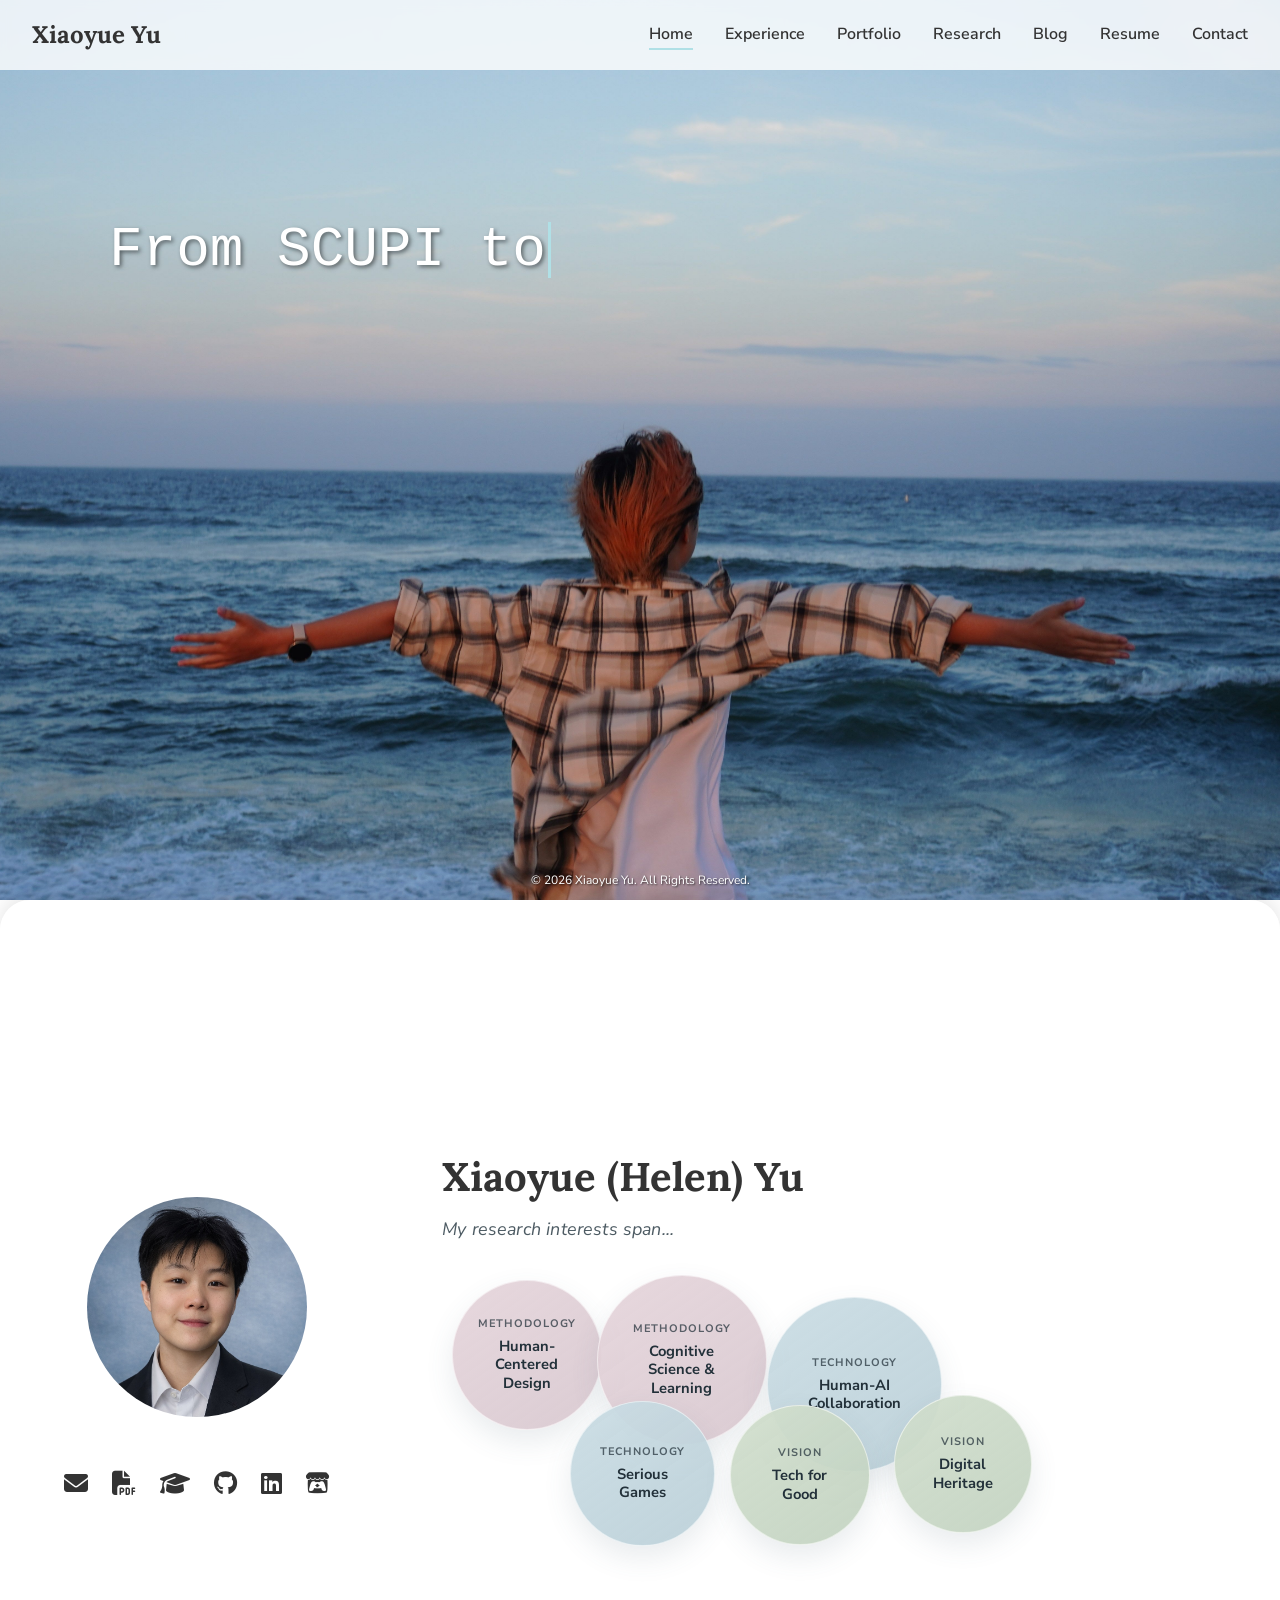
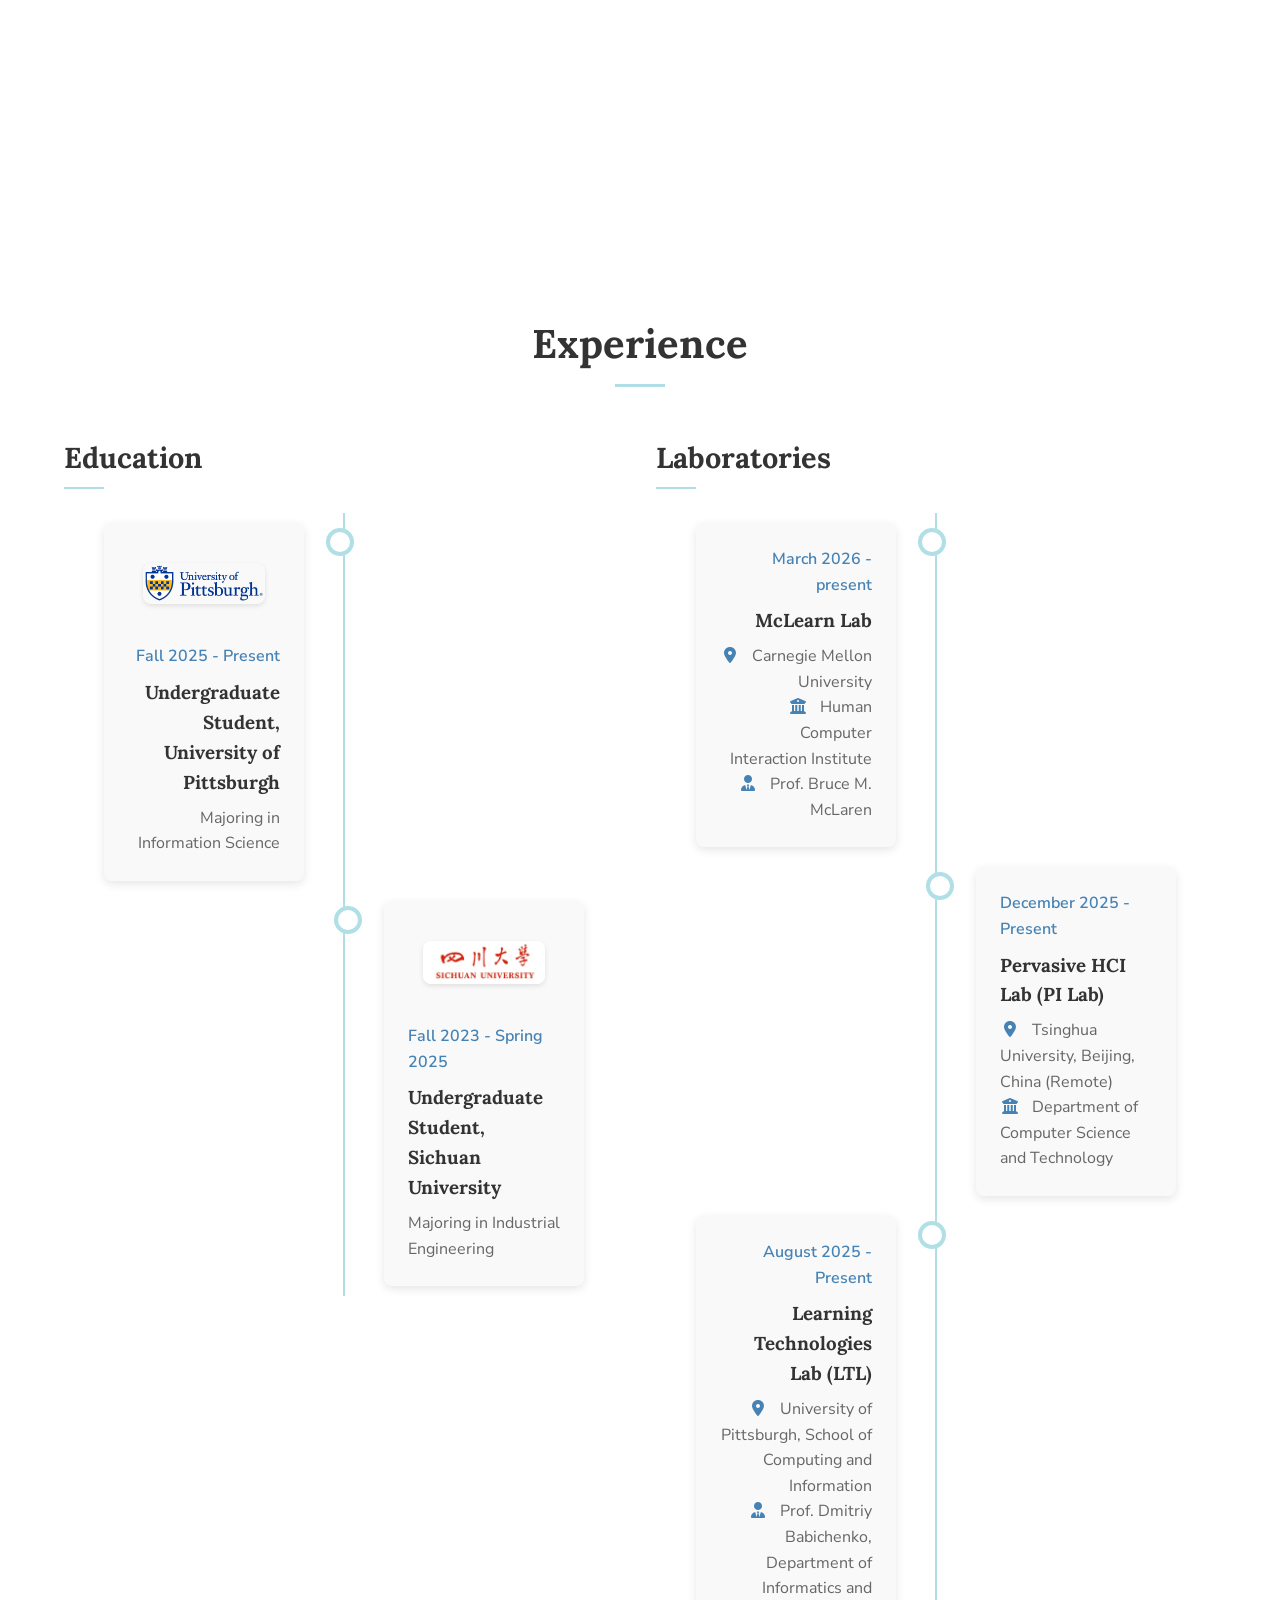
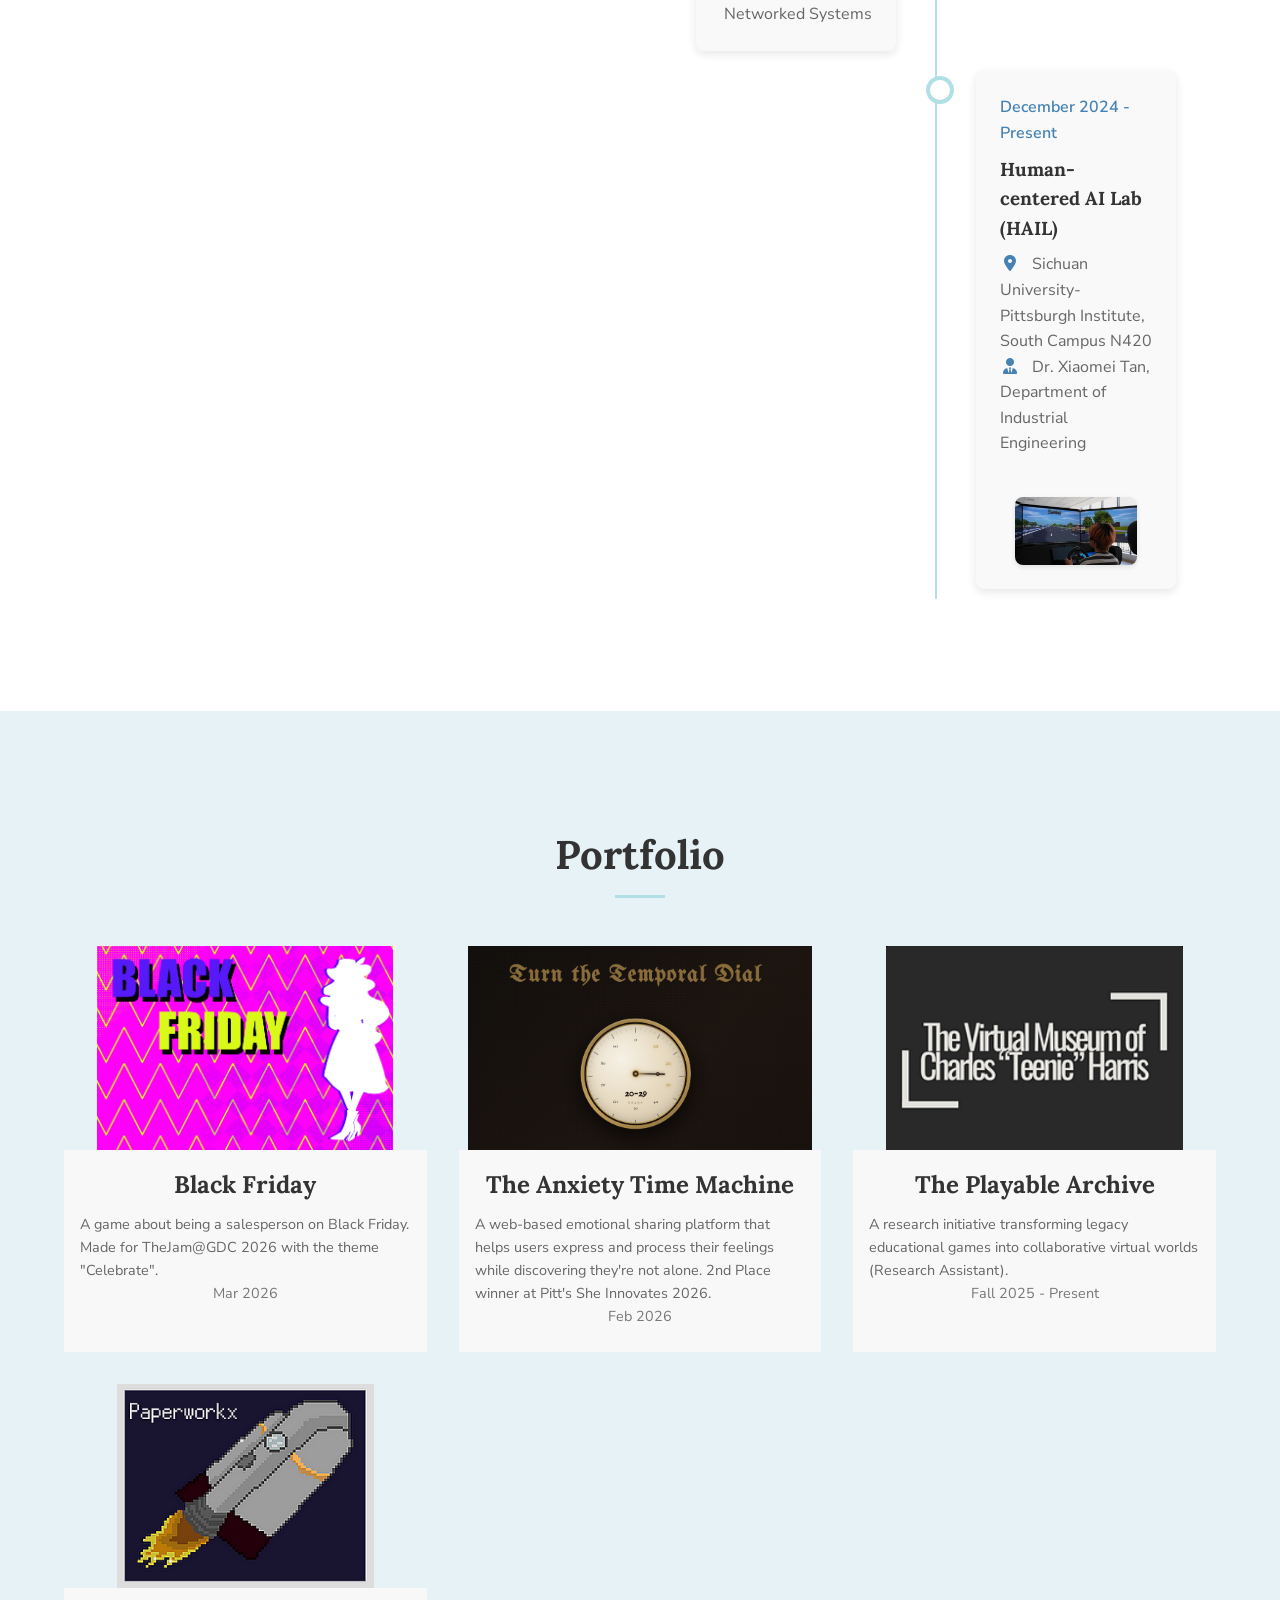
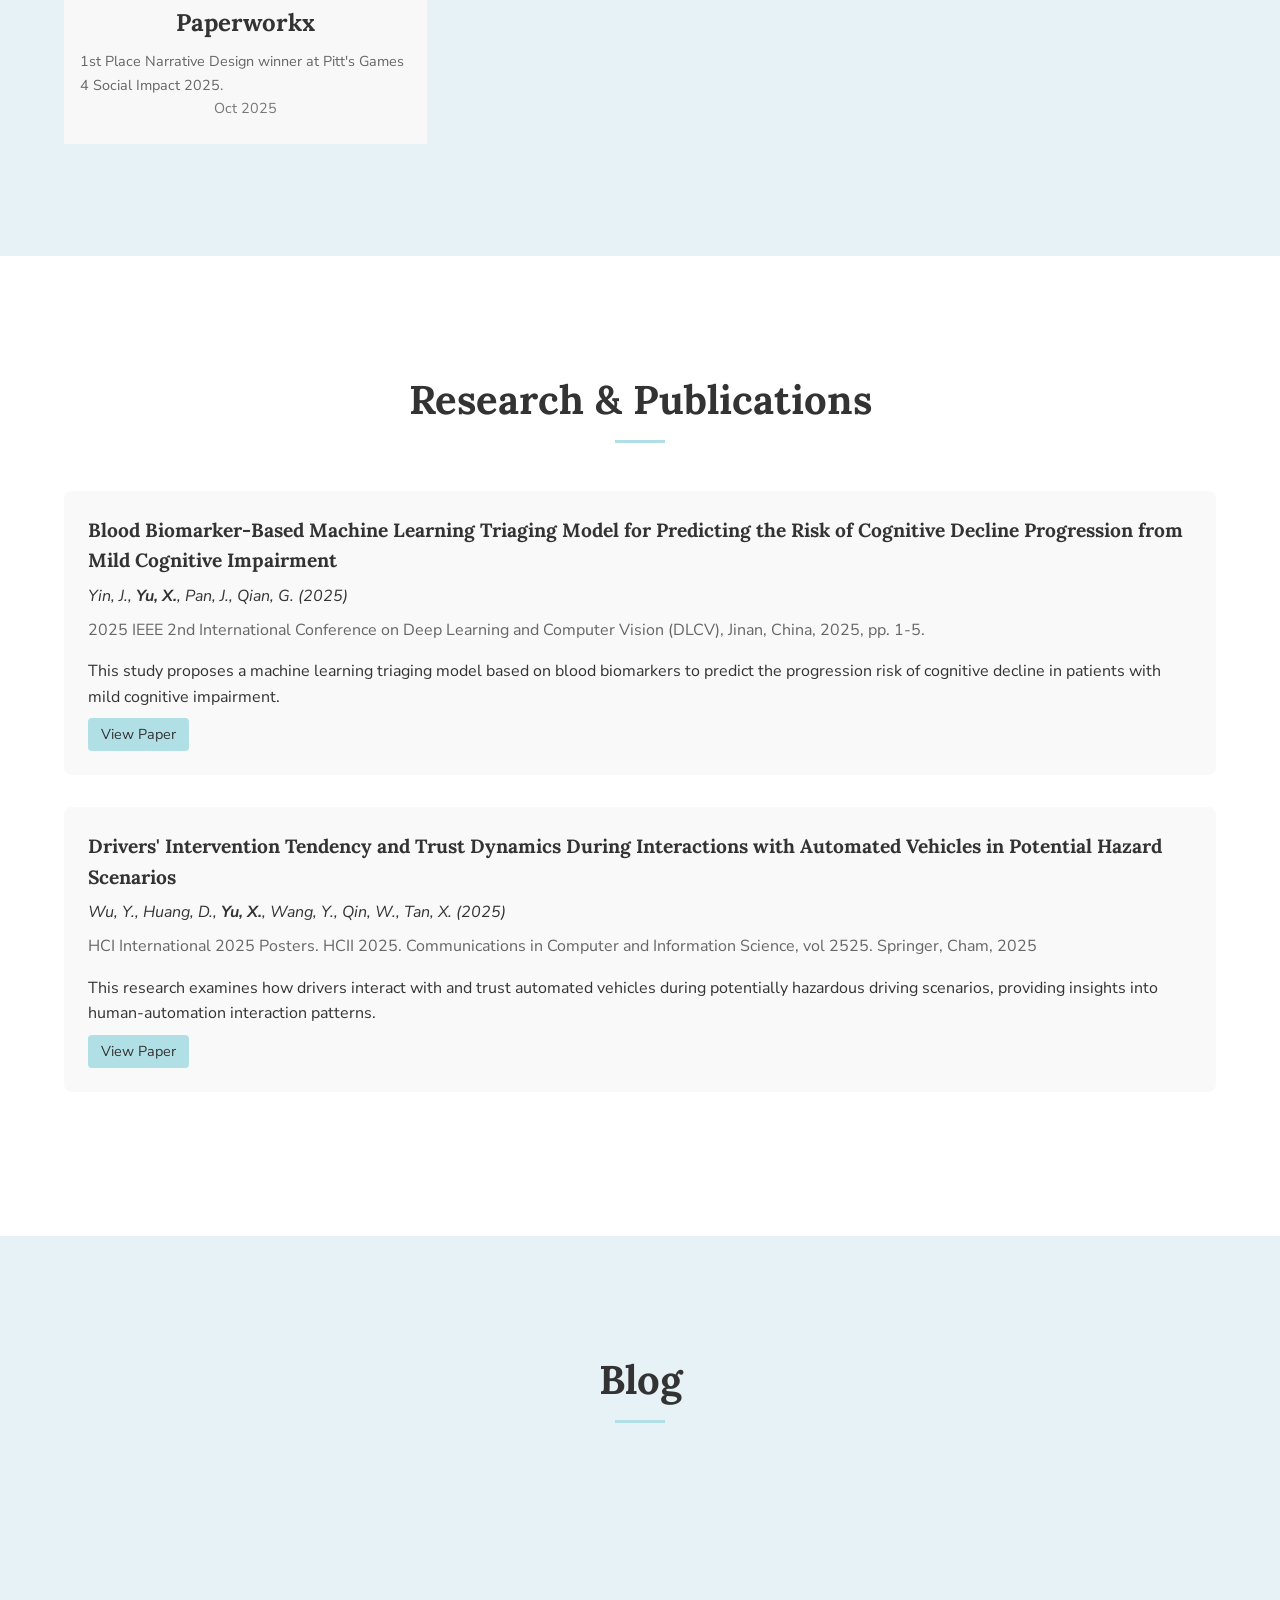
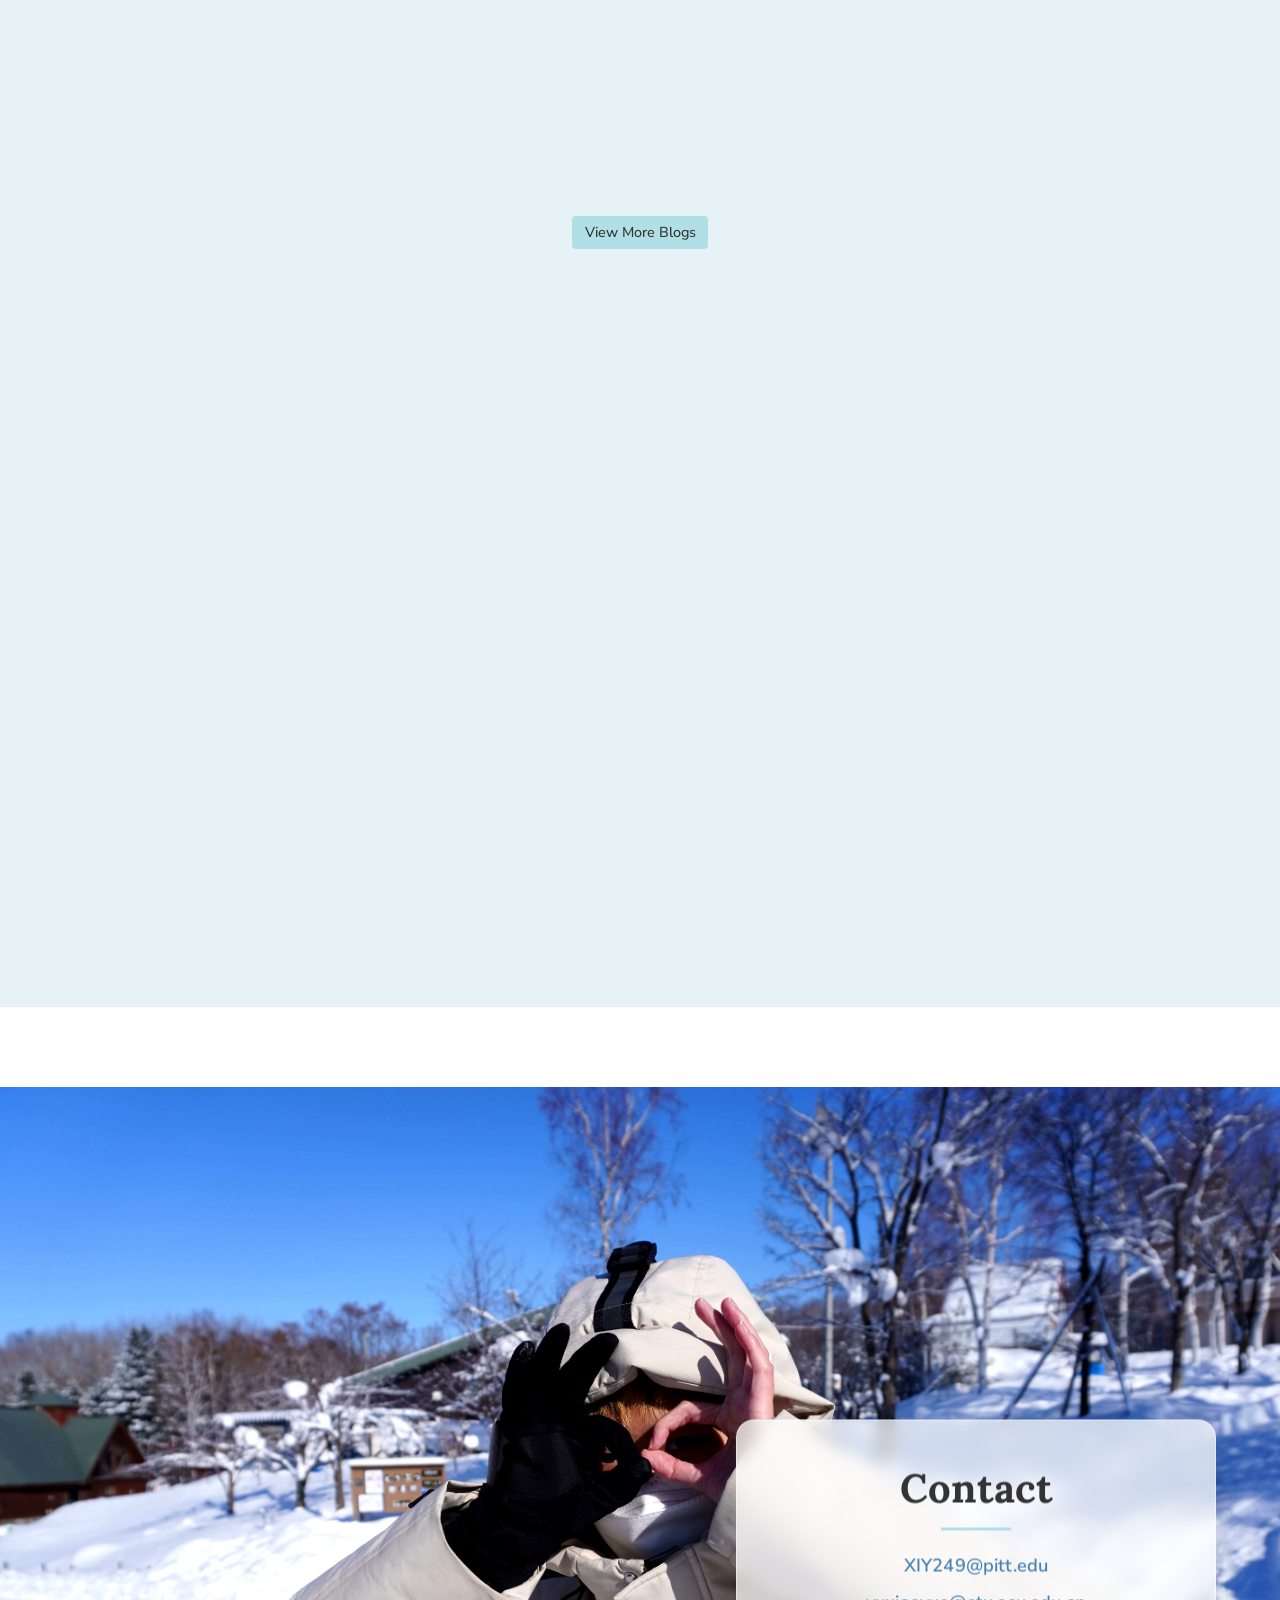
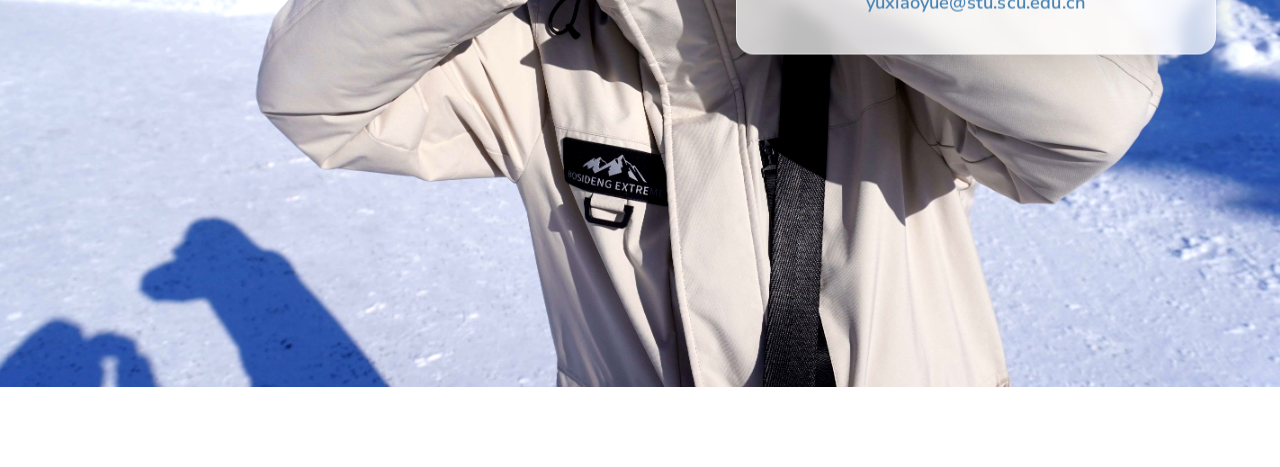
<file: index.html>
<!DOCTYPE html>
<html lang="en">

<head>
    <meta charset="UTF-8">
    <meta name="viewport" content="width=device-width, initial-scale=1.0">
    <title>Xiaoyue Yu</title>
    <link rel="icon" href="images/profile/photo_me.jpg">
    <link rel="apple-touch-icon" href="images/profile/photo_me.jpg">
    <link rel="preconnect" href="https://fonts.googleapis.com">
    <link rel="preconnect" href="https://fonts.gstatic.com" crossorigin>
    <link href="https://fonts.googleapis.com/css2?family=Lora:wght@400;500;600;700&family=Nunito+Sans:opsz,wght@6..12,300;6..12,400;6..12,600;6..12,700&display=swap" rel="stylesheet">
    <link rel="stylesheet" href="https://cdnjs.cloudflare.com/ajax/libs/font-awesome/6.4.0/css/all.min.css">
    <link rel="stylesheet" href="styles.css">
    <!-- amCharts 5 Core -->
    <script src="https://cdn.amcharts.com/lib/5/index.js" defer></script>
    <script src="https://cdn.amcharts.com/lib/5/map.js" defer></script>
    <script src="https://cdn.amcharts.com/lib/5/themes/Animated.js" defer></script>
    <!-- amCharts 5 Geodata (Pre-loaded for stability) -->
    <script src="https://cdn.amcharts.com/lib/5/geodata/worldLow.js" defer></script>
    <script src="https://cdn.amcharts.com/lib/5/geodata/chinaLow.js" defer></script>
    <script src="https://cdn.amcharts.com/lib/5/geodata/japanLow.js" defer></script>
    <script src="https://cdn.amcharts.com/lib/5/geodata/usaLow.js" defer></script>
</head>

<body>
    <nav class="navbar">
        <div class="navbar-container">
            <div class="logo">Xiaoyue Yu</div>
            <ul class="nav-links">
                <li><a href="#home" class="active">Home</a></li>
                <li><a href="#experience">Experience</a></li>
                <li><a href="#projects">Portfolio</a></li>
                <li><a href="#research">Research</a></li>
                <li><a href="#blog">Blog</a></li>
                <li><a href="resume.html" target="_blank" rel="noopener noreferrer">Resume</a></li>
                <li><a href="#contact">Contact</a></li>
            </ul>
            <button class="hamburger" aria-label="Toggle navigation" aria-expanded="false">
                <div></div>
                <div></div>
                <div></div>
            </button>
        </div>
    </nav>

    <div class="cover-background">
        <div class="profile-img">
            <img src="images/profile/photo_index.jpg" alt="Profile Photo">
        </div>

        <div class="typewriter-overlay">
            <div class="title">
                <span class="typewriter-text" id="typewriter"></span>
            </div>
        </div>
    </div>

    <div class="scrollable-content">
        <section id="home">
            <div class="home-content" id="home-content">
                <div class="container home-container">
                    <div class="home-left">
                        <div class="avatar-container">
                            <img src="images/profile/photo_me.jpg" alt="Xiaoyue Yu" class="avatar">
                        </div>
                        <div class="social-links home-social-links">
                            <a href="mailto:XIY249@pitt.edu" title="Email"><i class="fas fa-envelope"></i></a>
                            <a href="resume.html" title="Resume" target="_blank" rel="noopener noreferrer"><i
                                    class="fas fa-file-pdf"></i></a>
                            <a href="https://scholar.google.com/citations?hl=en&user=vhUDTcAAAAAJ"
                                title="Google Scholar" target="_blank" rel="noopener noreferrer"><i class="fas fa-graduation-cap"></i></a>
                            <a href="https://github.com/Xiaoyue-Yu" title="GitHub" target="_blank"
                                rel="noopener noreferrer"><i class="fab fa-github"></i></a>
                            <a href="https://www.linkedin.com/in/xiaoyue-yu/" title="LinkedIn" target="_blank"
                                rel="noopener noreferrer"><i class="fab fa-linkedin"></i></a>
                            <a href="https://xiaoyue-yu.itch.io/" title="itch.io" target="_blank"
                                rel="noopener noreferrer"><i class="fab fa-itch-io"></i></a>
                        </div>
                    </div>
                    <div class="home-right">
                        <h1 class="name">Xiaoyue (Helen) Yu</h1>
                        <p class="research-area">My research interests span...</p>
                        <div class="bubbles-container">
                            <div class="bubble methodology-bubble">
                                <span class="bubble-category">Methodology</span>
                                <span class="bubble-term">Human-Centered Design</span>
                            </div>
                            <div class="bubble methodology-bubble">
                                <span class="bubble-category">Methodology</span>
                                <span class="bubble-term">Cognitive Science &amp; Learning</span>
                            </div>
                            <div class="bubble technology-bubble">
                                <span class="bubble-category">Technology</span>
                                <span class="bubble-term">Human-AI Collaboration</span>
                            </div>
                            <div class="bubble technology-bubble">
                                <span class="bubble-category">Technology</span>
                                <span class="bubble-term">Serious Games</span>
                            </div>
                            <div class="bubble vision-bubble">
                                <span class="bubble-category">Vision</span>
                                <span class="bubble-term">Tech for Good</span>
                            </div>
                            <div class="bubble vision-bubble">
                                <span class="bubble-category">Vision</span>
                                <span class="bubble-term">Digital Heritage</span>
                            </div>
                        </div>
                    </div>
                </div>
            </div>
        </section>

        <section id="experience">
            <div class="container">
                <h2 class="section-title">Experience</h2>

                <div class="experience-container">
                    <div class="experience-section">
                        <h3 class="subsection-title">Education</h3>
                        <div class="timeline fade-in-section">
                            <div class="timeline-item">
                                <div class="timeline-content-with-image edu2-layout">
                                    <div class="timeline-text">
                                        <p class="timeline-date">Fall 2025 - Present</p>
                                        <h3 class="timeline-title">Undergraduate Student, University of Pittsburgh</h3>
                                        <p class="timeline-description">Majoring in Information Science</p>
                                    </div>
                                    <img src="images/experience/photo_exp_edu2.png" alt="University of Pittsburgh"
                                        class="timeline-image edu2-image">
                                </div>
                            </div>
                            <div class="timeline-item">
                                <div class="timeline-content-with-image edu1-layout">
                                    <div class="timeline-text">
                                        <p class="timeline-date">Fall 2023 - Spring 2025</p>
                                        <h3 class="timeline-title">Undergraduate Student, Sichuan University</h3>
                                        <p class="timeline-description">Majoring in Industrial Engineering</p>
                                    </div>
                                    <img src="images/experience/photo_exp_edu1.jpg" alt="Sichuan University"
                                        class="timeline-image edu1-image">
                                </div>
                            </div>
                        </div>
                    </div>

                    <div class="experience-section">
                        <h3 class="subsection-title">Laboratories</h3>
                        <div class="timeline fade-in-section">

                            
                            <div class="timeline-item">
                                <div class="timeline-content">
                                    <p class="timeline-date">March 2026 - present</p>
                                    <h3 class="timeline-title">McLearn Lab</h3>
                                    <p class="timeline-description"><i class="fas fa-map-marker-alt"></i> Carnegie Mellon University</p>
                                    <p class="timeline-description"><i class="fas fa-university"></i> Human Computer Interaction Institute</p>
                                    <p class="timeline-description"><i class="fas fa-user-tie"></i> Prof. Bruce M. McLaren </p>
                                </div>
                            </div>

                            <div class="timeline-item">
                                <div class="timeline-content">
                                    <p class="timeline-date">December 2025 - Present</p>
                                    <h3 class="timeline-title">Pervasive HCI Lab (PI Lab)</h3>
                                    <p class="timeline-description"><i class="fas fa-map-marker-alt"></i> Tsinghua
                                        University, Beijing, China (Remote)</p>
                                    <p class="timeline-description"><i class="fas fa-university"></i> Department of
                                        Computer Science and Technology</p>
                                </div>
                            </div>

                            <div class="timeline-item">
                                <div class="timeline-content">
                                    <p class="timeline-date">August 2025 - Present</p>
                                    <h3 class="timeline-title">Learning Technologies Lab (LTL)</h3>
                                    <p class="timeline-description"><i class="fas fa-map-marker-alt"></i> University of
                                        Pittsburgh, School of Computing and Information</p>
                                    <p class="timeline-description"><i class="fas fa-user-tie"></i> Prof. Dmitriy
                                        Babichenko, Department of Informatics and Networked Systems</p>
                                </div>
                            </div>

                            <div class="timeline-item">
                                <div class="timeline-content-with-image">
                                    <div class="timeline-text">
                                        <p class="timeline-date">December 2024 - Present</p>
                                        <h3 class="timeline-title">Human-centered AI Lab (HAIL)</h3>
                                        <p class="timeline-description"><i class="fas fa-map-marker-alt"></i> Sichuan
                                            University-Pittsburgh Institute, South Campus N420</p>
                                        <p class="timeline-description"><i class="fas fa-user-tie"></i> Dr. Xiaomei Tan,
                                            Department of Industrial Engineering</p>
                                    </div>
                                    <img src="images/experience/photo_exp_lab1.JPG" alt="HAIL Lab" class="timeline-image">
                                </div>
                            </div>

                        </div>
                    </div>
                </div>
            </div>
        </section>

        <section id="projects">
            <div class="container">
                <h2 class="section-title">Portfolio</h2>
                <div class="projects-grid fade-in-section">

                    <a href="https://kamikawanatsukinatsuki.itch.io/black-friday" target="_blank" class="project-card-link">
                        <div class="project-card">
                            <div class="project-img-container">
                                <img src="images/portfolio/portfolio-blackfriday.png" alt="Black Friday" class="project-img">
                            </div>
                            <div class="project-info">
                                <h3 class="project-title">Black Friday</h3>
                                <p class="project-description">A game about being a salesperson on Black Friday. Made for TheJam@GDC 2026 with the theme "Celebrate".</p>
                                <p class="project-date">Mar 2026</p>
                            </div>
                        </div>
                    </a>

                    <a href="https://devpost.com/software/the-anxiety-time-machine?ref_content=my-projects-tab&ref_feature=my_projects"
                        target="_blank" class="project-card-link">
                        <div class="project-card">
                            <div class="project-img-container">
                                <img src="images/portfolio/portfolio-anxiety-time-machine.png" alt="The Anxiety Time Machine"
                                    class="project-img">
                            </div>
                            <div class="project-info">
                                <h3 class="project-title">The Anxiety Time Machine</h3>
                                <p class="project-description">A web-based emotional sharing platform that helps users
                                    express and process their feelings while discovering they're not alone. 2nd Place
                                    winner at Pitt's She Innovates 2026.</p>
                                <p class="project-date">Feb 2026</p>
                            </div>
                        </div>
                    </a>

                    <a href="https://www.playablearchive.com/" target="_blank" class="project-card-link">
                        <div class="project-card">
                            <div class="project-img-container">
                                <img src="images/portfolio/portfolio-playable-archive.png" alt="The Playable Archive"
                                    class="project-img">
                            </div>
                            <div class="project-info">
                                <h3 class="project-title">The Playable Archive</h3>
                                <p class="project-description">A research initiative transforming legacy educational
                                    games into collaborative virtual worlds (Research Assistant).</p>
                                <p class="project-date">Fall 2025 - Present</p>
                            </div>
                        </div>
                    </a>

                    <a href="https://sonicdrives.itch.io/paperworks" target="_blank" class="project-card-link">
                        <div class="project-card">
                            <div class="project-img-container">
                                <img src="images/portfolio/portfolio-paperworkx.png" alt="Paperworkx Game" class="project-img">
                            </div>
                            <div class="project-info">
                                <h3 class="project-title">Paperworkx</h3>
                                <p class="project-description">1st Place Narrative Design winner at Pitt's Games 4
                                    Social Impact 2025.</p>
                                <p class="project-date">Oct 2025</p>
                            </div>
                        </div>
                    </a>

                    

                </div>
            </div>
        </section>

        <section id="research">
            <div class="container">
                <h2 class="section-title">Research & Publications</h2>
                <div class="publications-list fade-in-section">
                    <div class="publication">
                        <h3 class="publication-title">Blood Biomarker-Based Machine Learning Triaging Model for
                            Predicting the Risk of Cognitive Decline Progression from Mild Cognitive Impairment</h3>
                        <p class="publication-authors">Yin, J., <strong>Yu, X.</strong>, Pan, J., Qian, G. (2025)</p>
                        <p class="publication-venue">2025 IEEE 2nd International Conference on Deep Learning and
                            Computer Vision (DLCV), Jinan, China, 2025, pp. 1-5.</p>
                        <p class="publication-abstract">This study proposes a machine learning triaging model based on
                            blood biomarkers to predict the progression risk of cognitive decline in patients with mild
                            cognitive impairment.</p>
                        <div class="publication-links">
                            <a href="https://doi.org/10.1109/DLCV65218.2025.11088776" title="DOI" target="_blank">View
                                Paper</a>
                        </div>
                    </div>

                    <div class="publication">
                        <h3 class="publication-title">Drivers' Intervention Tendency and Trust Dynamics During
                            Interactions with Automated Vehicles in Potential Hazard Scenarios</h3>
                        <p class="publication-authors">Wu, Y., Huang, D., <strong>Yu, X.</strong>, Wang, Y., Qin, W.,
                            Tan, X. (2025)</p>
                        <p class="publication-venue">HCI International 2025 Posters. HCII 2025. Communications in
                            Computer and Information Science, vol 2525. Springer, Cham, 2025</p>
                        <p class="publication-abstract">This research examines how drivers interact with and trust
                            automated vehicles during potentially hazardous driving scenarios, providing insights into
                            human-automation interaction patterns.</p>
                        <div class="publication-links">
                            <a href="https://doi.org/10.1007/978-3-031-94159-7_44" title="DOI" target="_blank">View
                                Paper</a>
                        </div>
                    </div>
                </div>
            </div>
        </section>

        <section id="blog">
            <div class="container">
                <h2 class="section-title">Blog</h2>
                <div class="projects-grid fade-in-section">
                    <a href="blog/blog-mount-qingcheng.html" class="project-card-link">
                        <div class="project-card">
                            <div class="project-img-container">
                                <img src="images/blog/MountQingcheng_title.JPG" alt="Mount Qingcheng" class="project-img">
                            </div>
                            <div class="project-info">
                                <h3 class="project-title">Mount Qingcheng</h3>
                                <p class="project-date">May 24, 2025</p>
                            </div>
                        </div>
                    </a>
                    <a href="blog/blog-japan.html" class="project-card-link">
                        <div class="project-card">
                            <div class="project-img-container">
                                <img src="images/blog/Japan_title.JPG" alt="Japan" class="project-img">
                            </div>
                            <div class="project-info">
                                <h3 class="project-title">Japan: Kyoto, Hokkaido</h3>
                                <p class="project-date">January 12, 2025</p>
                            </div>
                        </div>
                    </a>
                    <a href="blog/blog-east-coast-usa.html" class="project-card-link">
                        <div class="project-card">
                            <div class="project-img-container">
                                <img src="images/blog/EastCostUSA_title.JPG" alt="East Coast USA" class="project-img">
                            </div>
                            <div class="project-info">
                                <h3 class="project-title">East Coast USA</h3>
                                <p class="project-date">July 16, 2024</p>
                            </div>
                        </div>
                    </a>
                </div>
                <div class="view-more-container">
                    <a href="blog/index.html" class="view-more-btn">
                        View More Blogs
                    </a>
                </div>

                <!-- World Map Section (Traveled Places) -->
                <div class="world-map-container fade-in-section">
                    <div id="world-map-wrapper">
                        <div class="map-tooltip" id="map-tooltip"></div>
                    </div>
                </div>
            </div>
        </section>

        <section id="contact">
            <div class="contact-image-container">
                <img src="images/contact/photo_contact.JPG" alt="Contact photo" class="contact-img">

                <div class="contact-content-overlay">
                    <h2 class="section-title contact-title">Contact</h2>
                    <div class="contact-content fade-in-section">
                        <a href="mailto:XIY249@pitt.edu" class="contact-email">XIY249@pitt.edu</a>
                        <a href="mailto:yuxiaoyue@stu.scu.edu.cn" class="contact-email">yuxiaoyue@stu.scu.edu.cn</a>
                    </div>
                </div>
            </div>
        </section>

    </div>

    <button class="back-to-top" id="backToTop" title="Back to Top"><i class="fas fa-chevron-up"></i></button>

    <footer class="site-footer">&copy; 2026 Xiaoyue Yu. All Rights Reserved.</footer>

    <script src="scripts.js" defer></script>
</body>

</html>
</file>
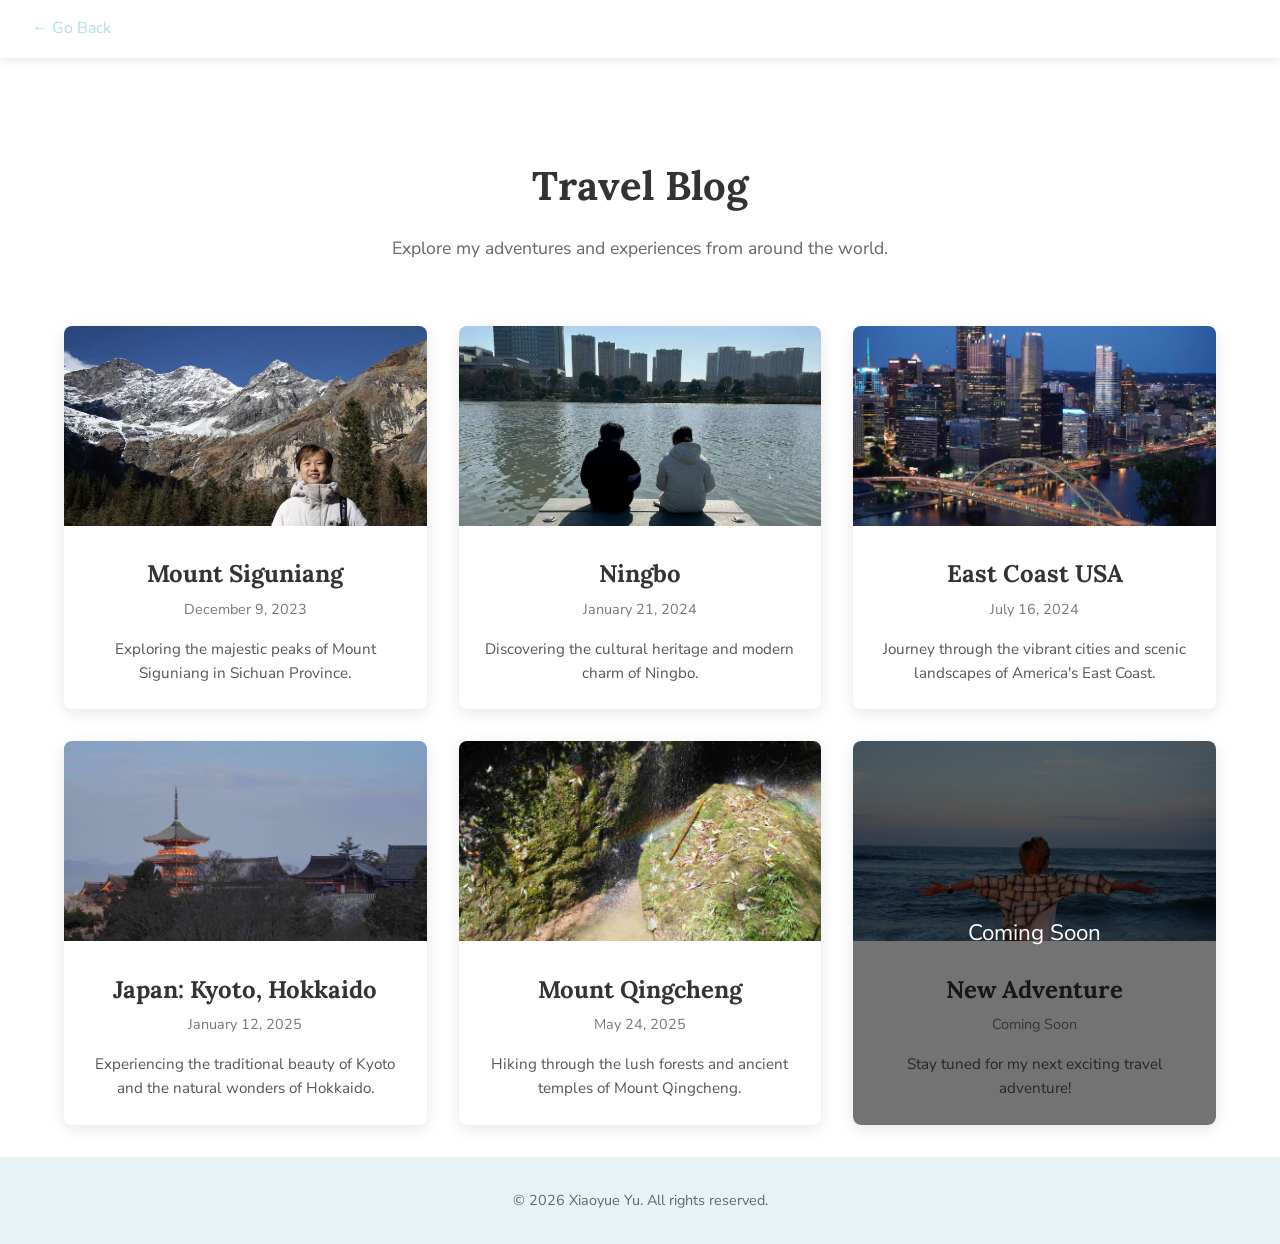
<file: blog/index.html>
<!DOCTYPE html>
<html lang="en">
<head>
    <meta charset="UTF-8">
    <meta name="viewport" content="width=device-width, initial-scale=1.0">
    <title>All Blogs - Xiaoyue Yu</title>
    <link rel="icon" href="../images/profile/photo_me.jpg">
    <link rel="apple-touch-icon" href="../images/profile/photo_me.jpg">
    <link rel="preconnect" href="https://fonts.googleapis.com">
    <link rel="preconnect" href="https://fonts.gstatic.com" crossorigin>
    <link href="https://fonts.googleapis.com/css2?family=Lora:wght@400;500;600;700&family=Nunito+Sans:opsz,wght@6..12,300;6..12,400;6..12,600;6..12,700&display=swap" rel="stylesheet">
    <link rel="stylesheet" href="../styles.css">
</head>
<body class="blog-archive-page">
    <nav class="navbar">
        <div class="navbar-container">
            <div class="back-link"><a href="../index.html#blog">&larr; Go Back</a></div>
            <div></div>
        </div>
    </nav>

    <main class="main-content">
        <div class="container">
            <header class="page-header">
                <h1 class="page-title">Travel Blog</h1>
                <p class="page-description">Explore my adventures and experiences from around the world.</p>
            </header>

            <div class="blogs-grid fade-in-section is-visible">
                <a href="blog-mount-siguniang.html" class="blog-card">
                    <img src="../images/blog/MountSiguniang_title.jpg" alt="Mount Siguniang" class="blog-img">
                    <div class="blog-info">
                        <h3 class="blog-title">Mount Siguniang</h3>
                        <p class="blog-date">December 9, 2023</p>
                        <p class="blog-excerpt">Exploring the majestic peaks of Mount Siguniang in Sichuan Province.</p>
                    </div>
                </a>

                <a href="blog-ningbo.html" class="blog-card">
                    <img src="../images/blog/Ningbo_title.jpg" alt="Ningbo" class="blog-img">
                    <div class="blog-info">
                        <h3 class="blog-title">Ningbo</h3>
                        <p class="blog-date">January 21, 2024</p>
                        <p class="blog-excerpt">Discovering the cultural heritage and modern charm of Ningbo.</p>
                    </div>
                </a>

                <a href="blog-east-coast-usa.html" class="blog-card">
                    <img src="../images/blog/EastCostUSA_title.JPG" alt="East Coast USA" class="blog-img">
                    <div class="blog-info">
                        <h3 class="blog-title">East Coast USA</h3>
                        <p class="blog-date">July 16, 2024</p>
                        <p class="blog-excerpt">Journey through the vibrant cities and scenic landscapes of America's East Coast.</p>
                    </div>
                </a>

                <a href="blog-japan.html" class="blog-card">
                    <img src="../images/blog/Japan_title.JPG" alt="Japan" class="blog-img">
                    <div class="blog-info">
                        <h3 class="blog-title">Japan: Kyoto, Hokkaido</h3>
                        <p class="blog-date">January 12, 2025</p>
                        <p class="blog-excerpt">Experiencing the traditional beauty of Kyoto and the natural wonders of Hokkaido.</p>
                    </div>
                </a>

                <a href="blog-mount-qingcheng.html" class="blog-card">
                    <img src="../images/blog/MountQingcheng_title.JPG" alt="Mount Qingcheng" class="blog-img">
                    <div class="blog-info">
                        <h3 class="blog-title">Mount Qingcheng</h3>
                        <p class="blog-date">May 24, 2025</p>
                        <p class="blog-excerpt">Hiking through the lush forests and ancient temples of Mount Qingcheng.</p>
                    </div>
                </a>

                <div class="blog-card coming-soon">
                    <img src="../images/profile/photo_index.jpg" alt="Coming Soon" class="blog-img">
                    <div class="blog-info">
                        <h3 class="blog-title">New Adventure</h3>
                        <p class="blog-date">Coming Soon</p>
                        <p class="blog-excerpt">Stay tuned for my next exciting travel adventure!</p>
                    </div>
                </div>
            </div>
        </div>
    </main>

    <footer class="archive-footer">
        <p class="copyright">&copy; 2026 Xiaoyue Yu. All rights reserved.</p>
    </footer>
</body>
</html>
</file>
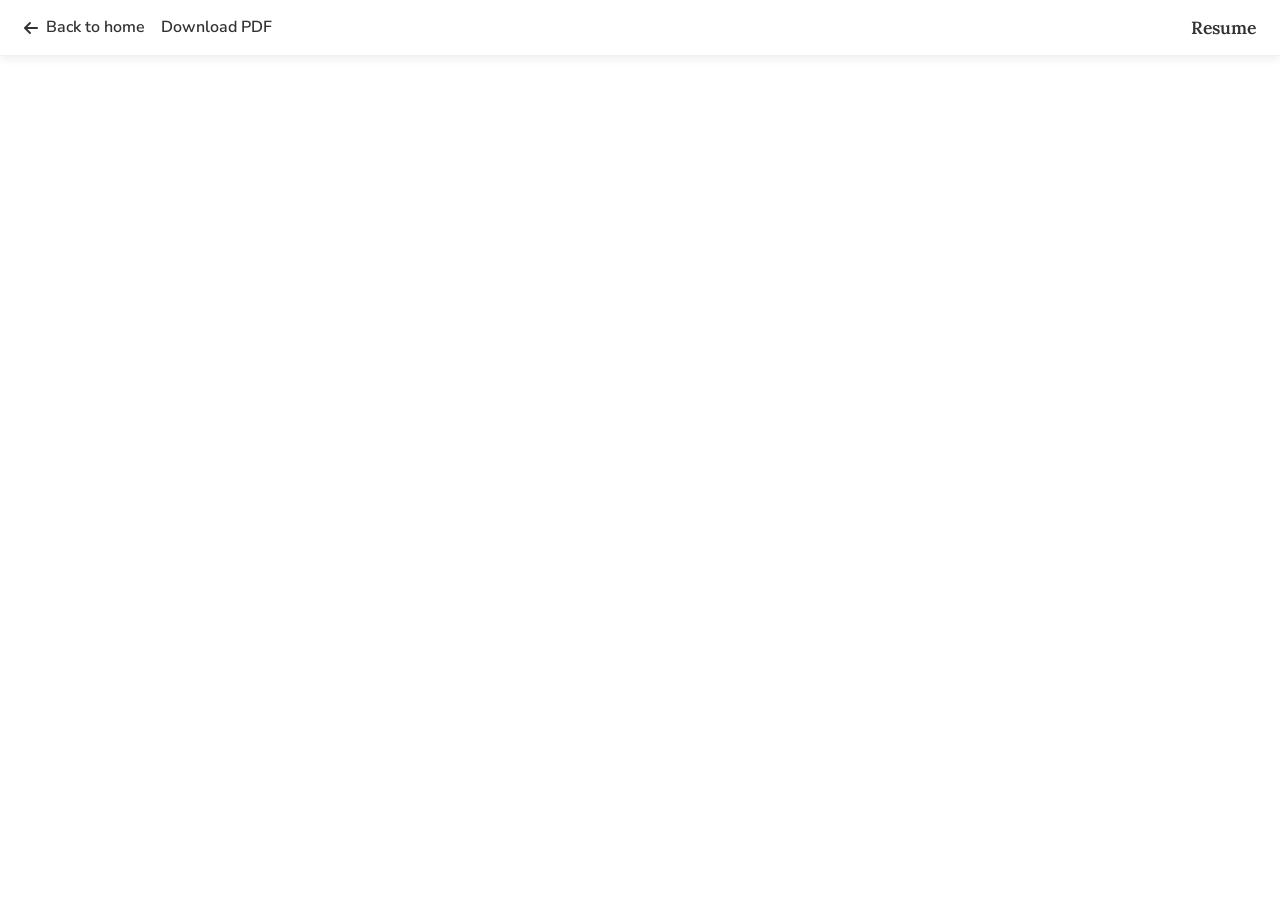
<file: resume.html>
<!DOCTYPE html>
<html lang="en">

<head>
    <meta charset="UTF-8">
    <meta name="viewport" content="width=device-width, initial-scale=1.0">
    <title>Resume | Xiaoyue Yu</title>
    <link rel="icon" href="images/profile/photo_me.jpg">
    <link rel="apple-touch-icon" href="images/profile/photo_me.jpg">
    <link rel="preconnect" href="https://fonts.googleapis.com">
    <link rel="preconnect" href="https://fonts.gstatic.com" crossorigin>
    <link href="https://fonts.googleapis.com/css2?family=Lora:wght@400;500;600;700&family=Nunito+Sans:opsz,wght@6..12,300;6..12,400;6..12,600;6..12,700&display=swap" rel="stylesheet">
    <link rel="stylesheet" href="https://cdnjs.cloudflare.com/ajax/libs/font-awesome/6.4.0/css/all.min.css">
    <link rel="stylesheet" href="styles.css">
    <style>
        .resume-page {
            display: flex;
            flex-direction: column;
            min-height: 100vh;
            background: #f5f5f5;
        }

        .resume-toolbar {
            display: flex;
            align-items: center;
            gap: 1rem;
            padding: 0.85rem 1.5rem;
            background-color: rgba(255, 255, 255, 0.95);
            backdrop-filter: blur(5px);
            box-shadow: 0 2px 10px rgba(0, 0, 0, 0.08);
            border-bottom: 1px solid rgba(0, 0, 0, 0.06);
            z-index: 10;
        }

        .resume-toolbar a {
            color: #333333;
            font-weight: 600;
            font-family: 'Nunito Sans', sans-serif;
            text-decoration: none;
            display: inline-flex;
            align-items: center;
            gap: 0.5rem;
        }

        .resume-toolbar a:hover {
            color: #5a9a9e;
        }

        .resume-toolbar .resume-title {
            margin-left: auto;
            font-family: 'Lora', serif;
            font-size: 1.1rem;
            font-weight: 600;
            color: #333333;
        }

        .resume-frame-wrap {
            flex: 1;
            min-height: 0;
            position: relative;
        }

        .resume-frame {
            position: absolute;
            inset: 0;
            width: 100%;
            height: 100%;
            border: 0;
            background: #fff;
        }
    </style>
</head>

<body class="resume-page">
    <header class="resume-toolbar">
        <a href="index.html"><i class="fas fa-arrow-left" aria-hidden="true"></i> Back to home</a>
        <a href="assets/documents/Resume_XiaoyueYu.pdf" download target="_blank" rel="noopener noreferrer">Download PDF</a>
        <span class="resume-title">Resume</span>
    </header>
    <div class="resume-frame-wrap">
        <iframe class="resume-frame" src="assets/documents/Resume_XiaoyueYu.pdf" title="Resume PDF"></iframe>
    </div>
</body>

</html>
</file>
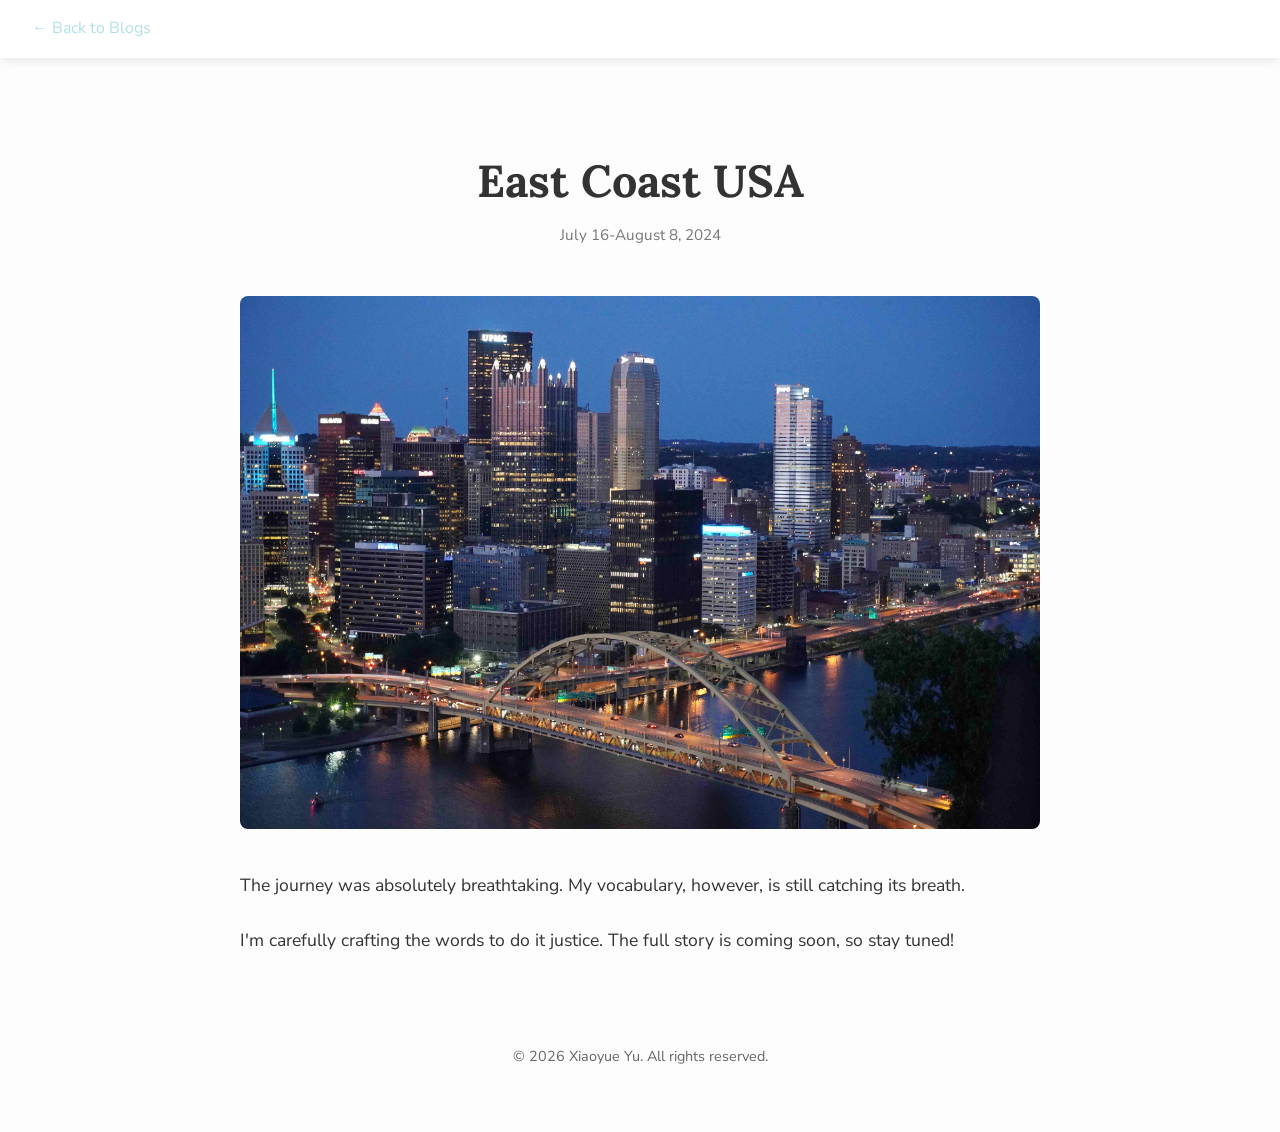
<file: blog/blog-east-coast-usa.html>
<!DOCTYPE html>
<html lang="en">
<head>
    <meta charset="UTF-8">
    <meta name="viewport" content="width=device-width, initial-scale=1.0">
    <title>Blog Post - East Coast USA</title>
    <link rel="preconnect" href="https://fonts.googleapis.com">
    <link rel="preconnect" href="https://fonts.gstatic.com" crossorigin>
    <link href="https://fonts.googleapis.com/css2?family=Lora:wght@400;500;600;700&family=Nunito+Sans:opsz,wght@6..12,300;6..12,400;6..12,600;6..12,700&display=swap" rel="stylesheet">
    <link rel="stylesheet" href="../styles.css">
</head>
<body class="blog-post-page">
    <nav class="navbar">
        <div class="navbar-container">
            <div class="back-link"><a href="index.html">&larr; Back to Blogs</a></div>
            <div></div>
        </div>
    </nav>

    <main>
        <div class="container">
            <article class="blog-post">
                <header class="blog-post-header">
                    <h1 class="blog-post-title">East Coast USA</h1>
                    <p class="blog-post-meta">July 16-August 8, 2024</p>
                </header>

                <img src="../images/blog/EastCostUSA_title.JPG" alt="A view of East Coast USA" class="blog-post-image">

                <div class="blog-post-content">
                    <p>The journey was absolutely breathtaking. My vocabulary, however, is still catching its breath.</p>
                    <p>I'm carefully crafting the words to do it justice. The full story is coming soon, so stay tuned!</p>
                </div>
            </article>
        </div>
    </main>

    <footer>
        <div class="container">
            <p>&copy; 2026 Xiaoyue Yu. All rights reserved.</p>
        </div>
    </footer>
</body>
</html>
</file>
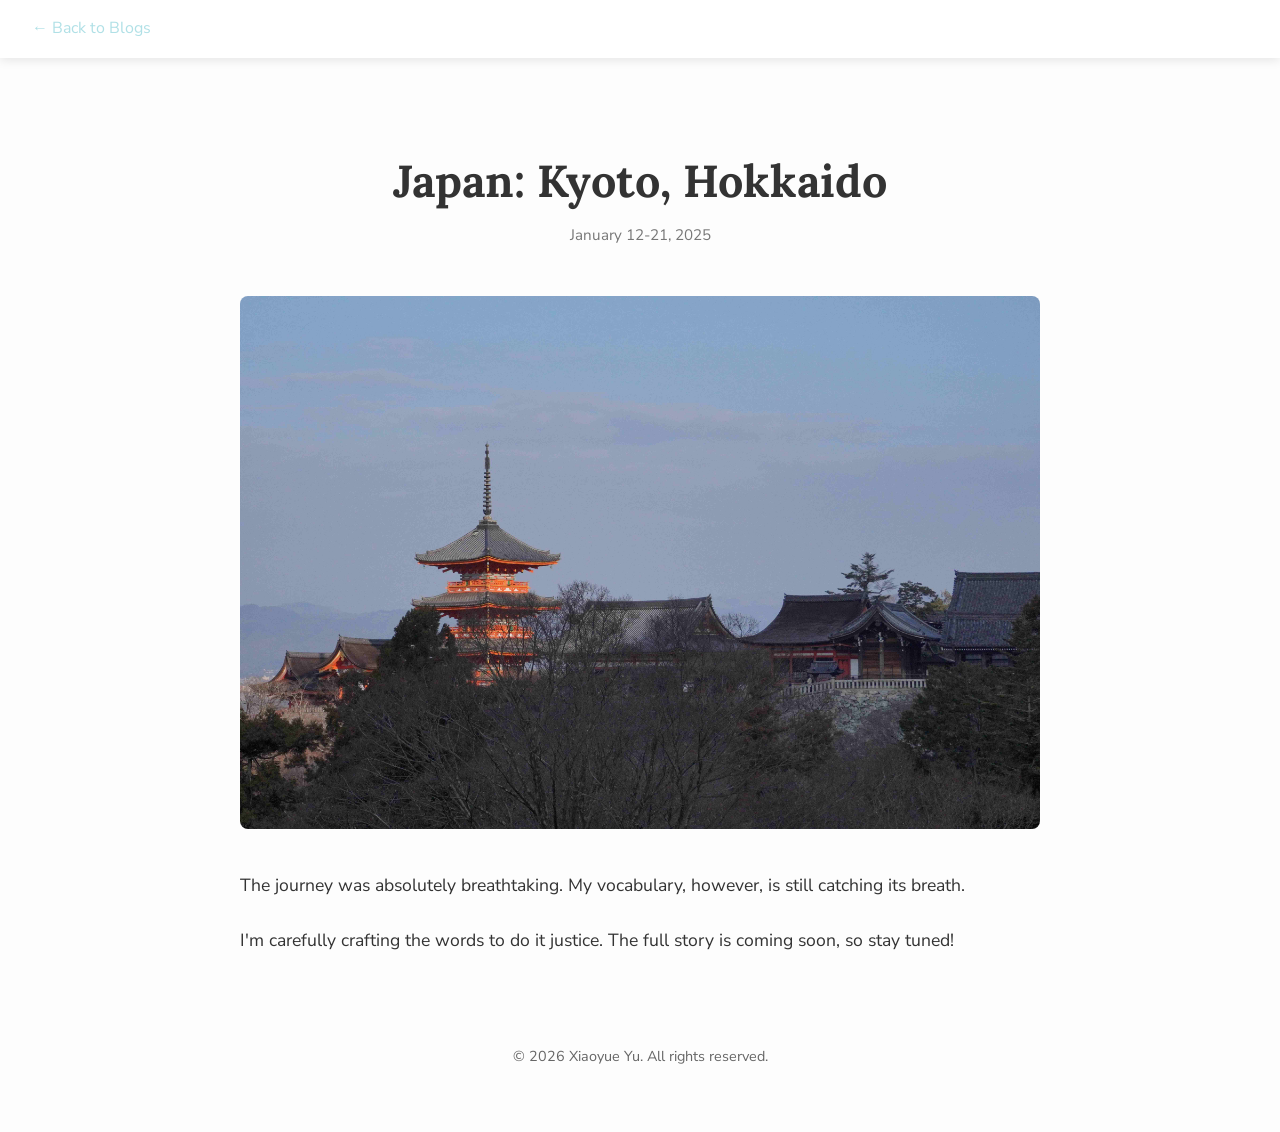
<file: blog/blog-japan.html>
<!DOCTYPE html>
<html lang="en">
<head>
    <meta charset="UTF-8">
    <meta name="viewport" content="width=device-width, initial-scale=1.0">
    <title>Blog Post - Japan: Kyoto, Hokkaido</title>
    <link rel="preconnect" href="https://fonts.googleapis.com">
    <link rel="preconnect" href="https://fonts.gstatic.com" crossorigin>
    <link href="https://fonts.googleapis.com/css2?family=Lora:wght@400;500;600;700&family=Nunito+Sans:opsz,wght@6..12,300;6..12,400;6..12,600;6..12,700&display=swap" rel="stylesheet">
    <link rel="stylesheet" href="../styles.css">
</head>
<body class="blog-post-page">
    <nav class="navbar">
        <div class="navbar-container">
            <div class="back-link"><a href="index.html">&larr; Back to Blogs</a></div>
            <div></div>
        </div>
    </nav>

    <main>
        <div class="container">
            <article class="blog-post">
                <header class="blog-post-header">
                    <h1 class="blog-post-title">Japan: Kyoto, Hokkaido</h1>
                    <p class="blog-post-meta">January 12-21, 2025</p>
                </header>

                <img src="../images/blog/Japan_title.JPG" alt="A view of Japan" class="blog-post-image">

                <div class="blog-post-content">
                    <p>The journey was absolutely breathtaking. My vocabulary, however, is still catching its breath.</p>
                    <p>I'm carefully crafting the words to do it justice. The full story is coming soon, so stay tuned!</p>
                </div>
            </article>
        </div>
    </main>

    <footer>
        <div class="container">
            <p>&copy; 2026 Xiaoyue Yu. All rights reserved.</p>
        </div>
    </footer>
</body>
</html>
</file>
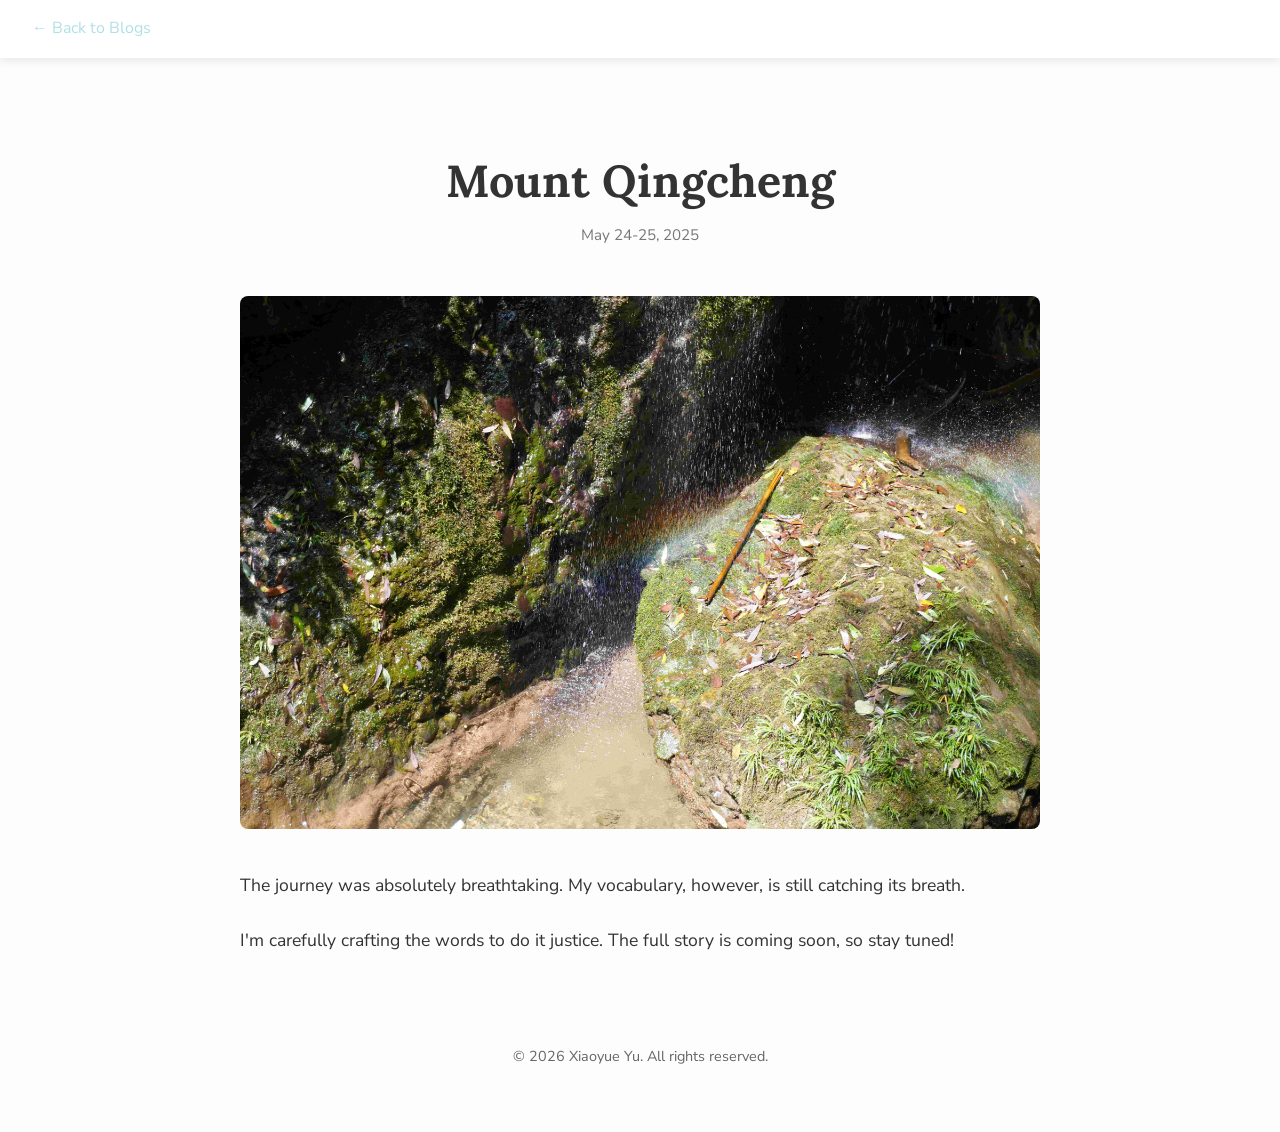
<file: blog/blog-mount-qingcheng.html>
<!DOCTYPE html>
<html lang="en">
<head>
    <meta charset="UTF-8">
    <meta name="viewport" content="width=device-width, initial-scale=1.0">
    <title>Blog Post - Mount Qingcheng</title>
    <link rel="preconnect" href="https://fonts.googleapis.com">
    <link rel="preconnect" href="https://fonts.gstatic.com" crossorigin>
    <link href="https://fonts.googleapis.com/css2?family=Lora:wght@400;500;600;700&family=Nunito+Sans:opsz,wght@6..12,300;6..12,400;6..12,600;6..12,700&display=swap" rel="stylesheet">
    <link rel="stylesheet" href="../styles.css">
</head>
<body class="blog-post-page">
    <nav class="navbar">
        <div class="navbar-container">
            <div class="back-link"><a href="index.html">&larr; Back to Blogs</a></div>
            <div></div>
        </div>
    </nav>

    <main>
        <div class="container">
            <article class="blog-post">
                <header class="blog-post-header">
                    <h1 class="blog-post-title">Mount Qingcheng</h1>
                    <p class="blog-post-meta">May 24-25, 2025</p>
                </header>

                <img src="../images/blog/MountQingcheng_title.JPG" alt="A view of Mount Qingcheng" class="blog-post-image">

                <div class="blog-post-content">
                    <p>The journey was absolutely breathtaking. My vocabulary, however, is still catching its breath.</p>
                    <p>I'm carefully crafting the words to do it justice. The full story is coming soon, so stay tuned!</p>
                </div>
            </article>
        </div>
    </main>

    <footer>
        <div class="container">
            <p>&copy; 2026 Xiaoyue Yu. All rights reserved.</p>
        </div>
    </footer>
</body>
</html>
</file>
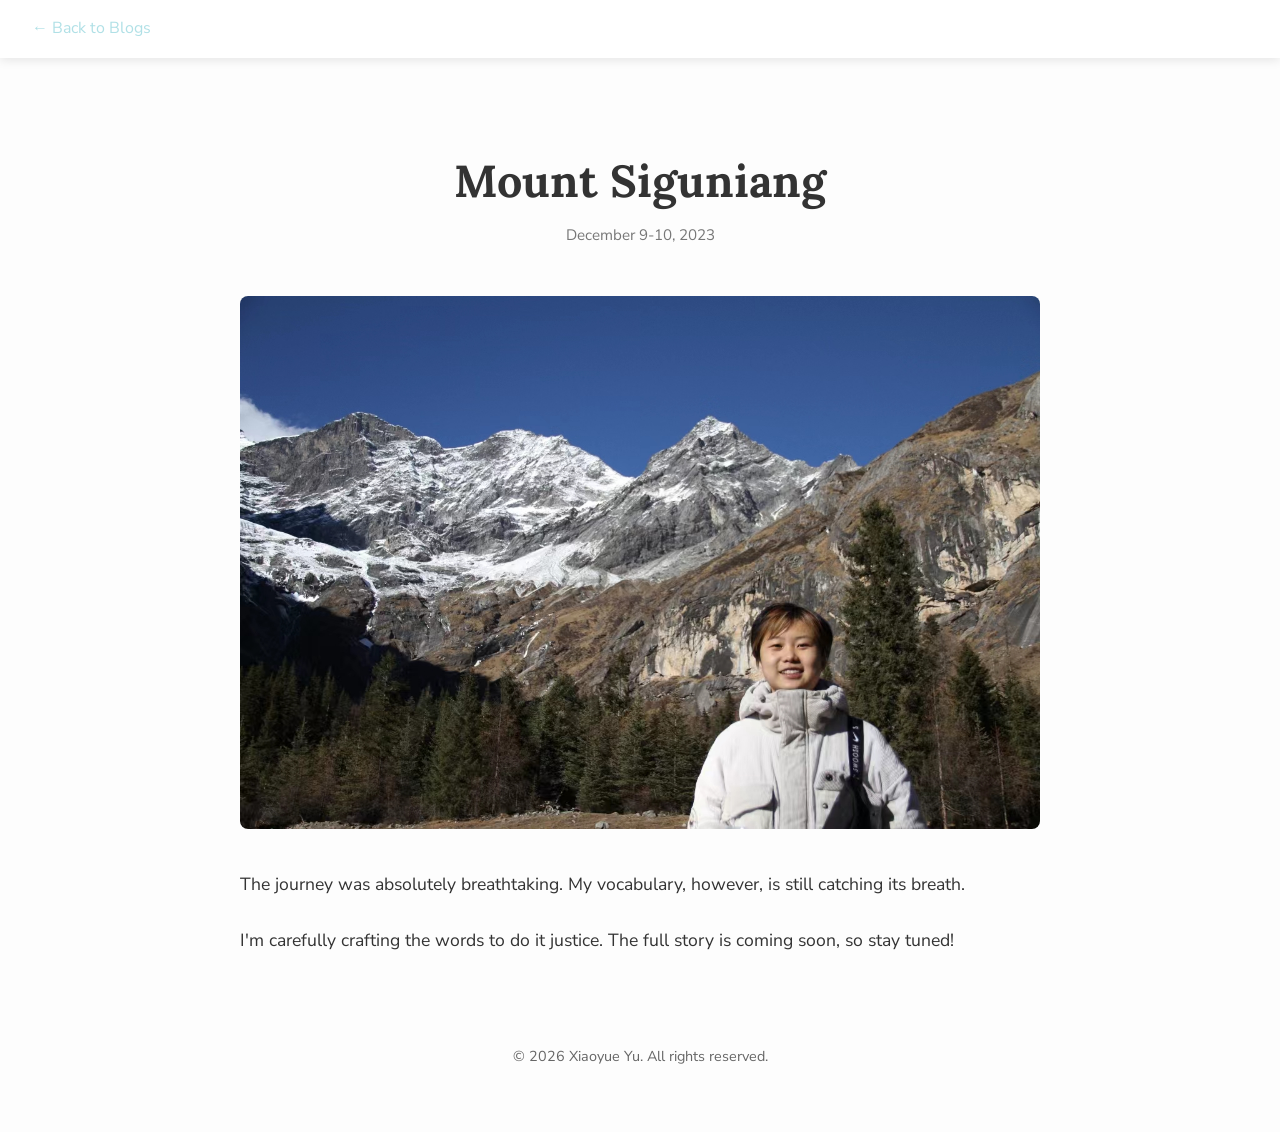
<file: blog/blog-mount-siguniang.html>
<!DOCTYPE html>
<html lang="en">
<head>
    <meta charset="UTF-8">
    <meta name="viewport" content="width=device-width, initial-scale=1.0">
    <title>Blog Post - Mount Siguniang</title>
    <link rel="preconnect" href="https://fonts.googleapis.com">
    <link rel="preconnect" href="https://fonts.gstatic.com" crossorigin>
    <link href="https://fonts.googleapis.com/css2?family=Lora:wght@400;500;600;700&family=Nunito+Sans:opsz,wght@6..12,300;6..12,400;6..12,600;6..12,700&display=swap" rel="stylesheet">
    <link rel="stylesheet" href="../styles.css">
</head>
<body class="blog-post-page">
    <nav class="navbar">
        <div class="navbar-container">
            <div class="back-link"><a href="index.html">&larr; Back to Blogs</a></div>
            <div></div>
        </div>
    </nav>

    <main>
        <div class="container">
            <article class="blog-post">
                <header class="blog-post-header">
                    <h1 class="blog-post-title">Mount Siguniang</h1>
                    <p class="blog-post-meta">December 9-10, 2023</p>
                </header>

                <img src="../images/blog/MountSiguniang_title.jpg" alt="A panoramic view of Mount Siguniang" class="blog-post-image">

                <div class="blog-post-content">
                    <p>The journey was absolutely breathtaking. My vocabulary, however, is still catching its breath.</p>
                    <p>I'm carefully crafting the words to do it justice. The full story is coming soon, so stay tuned!</p>
                </div>
            </article>
        </div>
    </main>

    <footer>
        <div class="container">
            <p>&copy; 2026 Xiaoyue Yu. All rights reserved.</p>
        </div>
    </footer>
</body>
</html>
</file>
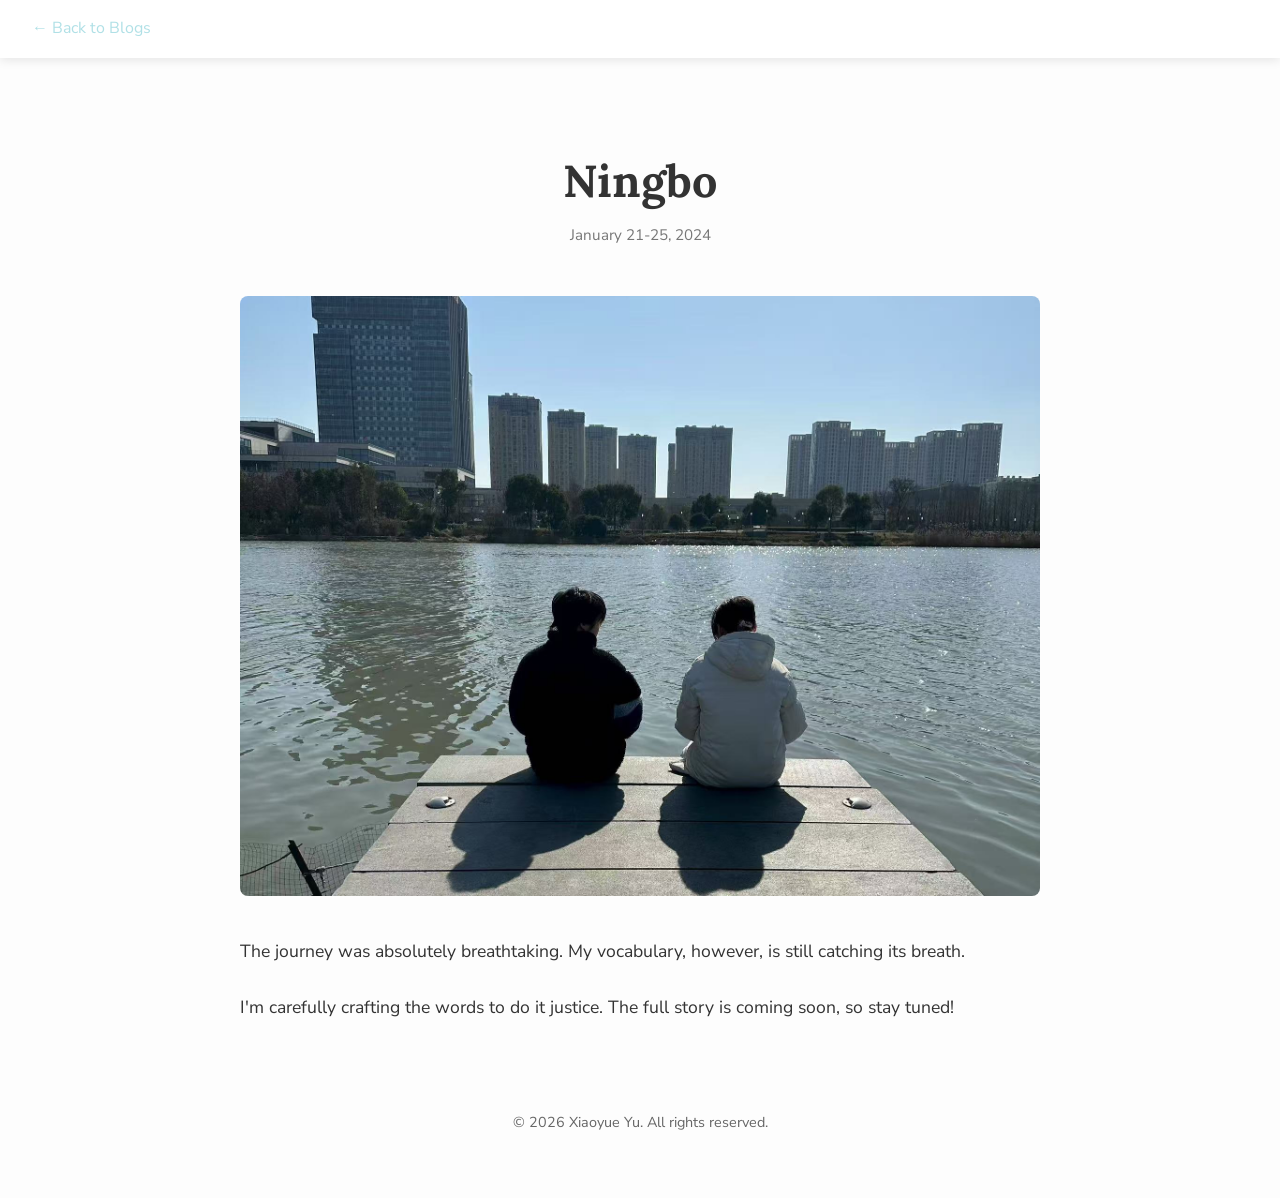
<file: blog/blog-ningbo.html>
<!DOCTYPE html>
<html lang="en">
<head>
    <meta charset="UTF-8">
    <meta name="viewport" content="width=device-width, initial-scale=1.0">
    <title>Blog Post - Ningbo</title>
    <link rel="preconnect" href="https://fonts.googleapis.com">
    <link rel="preconnect" href="https://fonts.gstatic.com" crossorigin>
    <link href="https://fonts.googleapis.com/css2?family=Lora:wght@400;500;600;700&family=Nunito+Sans:opsz,wght@6..12,300;6..12,400;6..12,600;6..12,700&display=swap" rel="stylesheet">
    <link rel="stylesheet" href="../styles.css">
</head>
<body class="blog-post-page">
    <nav class="navbar">
        <div class="navbar-container">
            <div class="back-link"><a href="index.html">&larr; Back to Blogs</a></div>
            <div></div>
        </div>
    </nav>

    <main>
        <div class="container">
            <article class="blog-post">
                <header class="blog-post-header">
                    <h1 class="blog-post-title">Ningbo</h1>
                    <p class="blog-post-meta">January 21-25, 2024</p>
                </header>

                <img src="../images/blog/Ningbo_title.jpg" alt="A view of Ningbo" class="blog-post-image">

                <div class="blog-post-content">
                    <p>The journey was absolutely breathtaking. My vocabulary, however, is still catching its breath.</p>
                    <p>I'm carefully crafting the words to do it justice. The full story is coming soon, so stay tuned!</p>
                </div>
            </article>
        </div>
    </main>

    <footer>
        <div class="container">
            <p>&copy; 2026 Xiaoyue Yu. All rights reserved.</p>
        </div>
    </footer>
</body>
</html>
</file>
<file: styles.css>
/* Reset and Base Styles */
* {
    margin: 0;
    padding: 0;
    box-sizing: border-box;
}

@keyframes fadeInUp {
    from {
        opacity: 0;
        transform: translateY(30px);
    }

    to {
        opacity: 1;
        transform: translateY(0);
    }
}

.fade-in-section {
    opacity: 0;
    transform: translateY(30px);
    transition: opacity 0.8s ease, transform 0.8s ease;
}

.fade-in-section.is-visible {
    opacity: 1;
    transform: translateY(0);
}

html {
    scroll-behavior: smooth;
    height: 100%;
    overflow-x: hidden;
    margin: 0;
    padding: 0;
}

body {
    font-family: 'Nunito Sans', sans-serif;
    line-height: 1.6;
    color: #333333;
    background-color: #FFFFFF;
    position: relative;
    overflow-x: hidden;
    min-height: 100%;
    display: flex;
    flex-direction: column;
    margin: 0;
    padding: 0;
}

.cover-background {
    position: fixed;
    top: 0;
    left: 0;
    width: 100%;
    height: 100vh;
    z-index: 1;
    pointer-events: none;
}

.scrollable-content {
    position: relative;
    z-index: 3;
    margin-top: 100vh;
    background-color: transparent;
    min-height: 200vh;
    margin-bottom: 0;
    flex: 1;
}

#home {
    background-color: transparent;
    position: relative;
    z-index: 1;
}

#experience {
    background-color: #FFFFFF;
    position: relative;
    z-index: 3;
}

#projects,
#blog {
    background-color: #E6F2F5;
    position: relative;
    z-index: 3;
}

#research,
#contact {
    background-color: #FFFFFF;
    position: relative;
    z-index: 3;
}

h1,
h2,
h3,
h4,
h5,
h6 {
    font-family: 'Lora', serif;
    margin-bottom: 1rem;
    color: #333333;
}

a {
    color: #B0E0E6;
    text-decoration: none;
    transition: color 0.3s ease;
}

a:hover {
    color: #87CEEB;
}

.container {
    width: 90%;
    max-width: 1200px;
    margin: 0 auto;
    padding: 2rem 0;
}

section {
    padding: 5rem 0;
}

.section-title {
    text-align: center;
    margin-bottom: 3rem;
    position: relative;
    font-size: 2.5rem;
}



.section-title::after {
    content: '';
    display: block;
    width: 50px;
    height: 3px;
    background-color: #B0E0E6;
    margin: 0.5rem auto;
}

/* Navigation Bar */
.navbar {
    position: fixed;
    top: 0;
    left: 0;
    width: 100%;
    background-color: rgba(255, 255, 255, 0.8);
    backdrop-filter: blur(5px);
    box-shadow: 0 2px 10px rgba(0, 0, 0, 0.1);
    z-index: 1000;
    transition: all 0.3s ease;
}

.navbar-container {
    display: flex;
    justify-content: space-between;
    align-items: center;
    padding: 1rem 2rem;
}

.logo {
    font-family: 'Lora', serif;
    font-size: 1.5rem;
    font-weight: 700;
}

.nav-links {
    display: flex;
    list-style: none;
}

.nav-links li {
    margin-left: 2rem;
}

.nav-links a {
    color: #333333;
    font-weight: 600;
    position: relative;
}

.nav-links a::after {
    content: '';
    position: absolute;
    bottom: -5px;
    left: 0;
    width: 0;
    height: 2px;
    background-color: #B0E0E6;
    transition: width 0.3s ease;
}

.nav-links a:hover::after,
.nav-links a.active::after {
    width: 100%;
}

.hamburger {
    display: none;
    cursor: pointer;
    background: none;
    border: none;
    padding: 0;
}

.hamburger div {
    width: 25px;
    height: 3px;
    background-color: #333333;
    margin: 5px;
    transition: all 0.3s ease;
}

/* Home Section */
#home {
    min-height: 100vh;
    display: flex;
    flex-direction: column;
    align-items: center;
    background-color: transparent;
    padding: 0;
    position: relative;
}

.avatar-container {
    text-align: center;
    margin-bottom: 1rem;
}

.avatar {
    width: 220px;
    height: 220px;
    border-radius: 50%;
    object-fit: cover;
    object-position: 40% top;
    border: none;
}

.profile-img {
    width: 100%;
    height: 100vh;
    overflow: hidden;
    position: fixed;
    top: 0;
    left: 0;
    z-index: 1;
    will-change: transform;
    transform: translateZ(0);
    pointer-events: none;
    backface-visibility: hidden;
}

.profile-img img {
    width: 100%;
    height: 100%;
    object-fit: cover;
    object-position: center;
}

.typewriter-overlay {
    position: fixed;
    top: 0;
    left: 0;
    width: 100%;
    height: 100vh;
    display: flex;
    align-items: flex-start;
    justify-content: center;
    z-index: 2;
    padding: 0 2rem;
    padding-top: 20vh;
    will-change: transform;
    pointer-events: auto;
    backface-visibility: hidden;
    transform: translate3d(0, 0, 0);
    -webkit-transform: translate3d(0, 0, 0);
    -moz-transform: translate3d(0, 0, 0);
    -ms-transform: translate3d(0, 0, 0);
    -o-transform: translate3d(0, 0, 0);
    -webkit-backface-visibility: hidden;
    perspective: 1000px;
    -webkit-perspective: 1000px;
    -moz-perspective: 1000px;
    -ms-perspective: 1000px;
    -o-perspective: 1000px;
    touch-action: auto;
}

.typewriter-overlay .title {
    font-size: 3.5rem;
    color: #fff;
    text-shadow: 2px 2px 4px rgba(0, 0, 0, 0.5);
    text-align: center;
    width: 100%;
    max-width: 90%;
    padding: 0 1rem;
    box-sizing: border-box;
}

.home-content {
    display: flex;
    flex-direction: column;
    align-items: center;
    justify-content: center;
    text-align: center;
    padding: 50px 0;
    width: 100%;
    min-height: 100vh;
    position: relative;
    background-color: rgba(255, 255, 255, 0.5);
    border-top-left-radius: 30px;
    border-top-right-radius: 30px;
    box-shadow: 0 -5px 20px rgba(0, 0, 0, 0.1);
    backdrop-filter: blur(10px);
}

.home-container {
    display: flex;
    align-items: center;
    justify-content: flex-start;
    gap: 2rem;
}

.home-left,
.home-right {
    display: flex;
    flex-direction: column;
    align-items: center;
}

.home-right {
    margin-left: 5rem;
    align-items: flex-start;
}

.name {
    font-size: 2.5rem;
    margin-bottom: 0.5rem;
    text-align: center;
    position: relative;
}

.research-area {
    font-size: 1.12rem;
    color: #4d5b63;
    margin-bottom: 1rem;
    text-align: left;
    font-style: italic;
    line-height: 1.4;
    letter-spacing: 0.01em;
}

.bubbles-container {
    position: relative;
    width: 100%;
    max-width: 620px;
    height: 280px;
    margin-top: 1rem;
}

.bubble {
    position: absolute;
    background-color: rgba(176, 224, 230, 0.85);
    color: #23313a;
    border-radius: 50%;
    display: flex;
    flex-direction: column;
    align-items: center;
    justify-content: center;
    font-size: 0.8rem;
    font-weight: 600;
    box-shadow: 0 12px 28px rgba(70, 96, 112, 0.12);
    border: 1px solid rgba(255, 255, 255, 0.55);
    animation: float 3s ease-in-out infinite;
    text-align: center;
    padding: 1rem;
    line-height: 1.2;
    word-break: break-word;
    z-index: 5;
}

.bubble-category {
    font-size: 0.68rem;
    font-weight: 700;
    text-transform: uppercase;
    letter-spacing: 0.08em;
    margin-bottom: 0.45rem;
    opacity: 0.72;
}

.bubble-term {
    font-size: 0.92rem;
    line-height: 1.25;
    max-width: 88%;
    font-weight: 700;
}

.methodology-bubble {
    background: linear-gradient(145deg, rgba(230, 214, 220, 0.96), rgba(214, 197, 205, 0.88));
}

.technology-bubble {
    background: linear-gradient(145deg, rgba(203, 221, 228, 0.96), rgba(183, 205, 214, 0.88));
}

.vision-bubble {
    background: linear-gradient(145deg, rgba(210, 223, 206, 0.96), rgba(191, 208, 189, 0.88));
}

.bubble:nth-child(1) {
    width: 150px;
    height: 150px;
    top: 5px;
    left: 10px;
    animation-delay: 0s;
}

.bubble:nth-child(2) {
    width: 170px;
    height: 170px;
    top: 0;
    left: 155px;
    animation-delay: 0.5s;
}

.bubble:nth-child(3) {
    width: 175px;
    height: 175px;
    top: 22px;
    left: 325px;
    animation-delay: 1s;
}

.bubble:nth-child(4) {
    width: 145px;
    height: 145px;
    top: 126px;
    left: 128px;
    animation-delay: 1.5s;
}

.bubble:nth-child(5) {
    width: 140px;
    height: 140px;
    top: 130px;
    left: 288px;
    animation-delay: 2s;
}

.bubble:nth-child(6) {
    width: 138px;
    height: 138px;
    top: 120px;
    left: 452px;
    animation-delay: 2.5s;
}

@keyframes float {
    0% {
        transform: translateY(0);
    }

    50% {
        transform: translateY(-10px);
    }

    100% {
        transform: translateY(0);
    }
}

.title {
    font-size: 3.5rem;
    color: #555;
    margin-bottom: 1.5rem;
    text-align: left;
    min-height: 2.5em;
    display: flex;
    justify-content: flex-start;
    align-items: center;
    width: 100%;
}

.typewriter-text {
    position: relative;
    white-space: normal;
    word-wrap: break-word;
    overflow-wrap: break-word;
    min-height: 1em;
    line-height: 1.5em;
    display: inline-block;
    font-family: "Fira Code", "Consolas", "Courier New", monospace;
    max-width: 100%;
    overflow: visible;
    transform: translate3d(0, 0, 0);
    -webkit-transform: translate3d(0, 0, 0);
    backface-visibility: hidden;
    -webkit-backface-visibility: hidden;
    -moz-backface-visibility: hidden;
    -ms-backface-visibility: hidden;
    -o-backface-visibility: hidden;
    will-change: transform;
}

.typewriter-text::after {
    content: '';
    display: inline-block;
    width: 3px;
    height: 1em;
    margin-left: 2px;
    background-color: #B0E0E6;
    vertical-align: middle;
    animation: blink-caret 1s step-end infinite;
    position: relative;
    top: 0;
    transform: translate3d(0, 0, 0);
    -webkit-transform: translate3d(0, 0, 0);
    -moz-transform: translate3d(0, 0, 0);
    -ms-transform: translate3d(0, 0, 0);
    -o-transform: translate3d(0, 0, 0);
    backface-visibility: hidden;
    -webkit-backface-visibility: hidden;
    -moz-backface-visibility: hidden;
    -ms-backface-visibility: hidden;
    -o-backface-visibility: hidden;
    perspective: 1000px;
    -webkit-perspective: 1000px;
    -moz-perspective: 1000px;
    -ms-perspective: 1000px;
    -o-perspective: 1000px;
    will-change: opacity;
}

@keyframes blink-caret {

    from,
    to {
        background-color: transparent;
    }

    50% {
        background-color: #B0E0E6;
    }
}

.social-links {
    display: flex;
    gap: 1.5rem;
}

.home-social-links {
    justify-content: center;
    margin-top: 1.5rem;
}

.social-links a {
    font-size: 1.5rem;
    color: #333333;
    transition: color 0.3s ease;
}

.social-links a:hover {
    color: #B0E0E6;
}

/* Research Section */
.publication {
    margin-bottom: 2rem;
    padding: 1.5rem;
    border-radius: 8px;
    background-color: #f9f9f9;
    transition: transform 0.3s ease;
}

.publication:hover {
    transform: translateY(-5px);
    box-shadow: 0 5px 15px rgba(0, 0, 0, 0.1);
}

.publication-title {
    font-size: 1.2rem;
    margin-bottom: 0.5rem;
}

.publication-authors {
    font-style: italic;
    margin-bottom: 0.5rem;
}

.publication-venue {
    color: #666;
    margin-bottom: 1rem;
}

.publication-links {
    display: flex;
    gap: 1rem;
    margin-top: 0.5rem;
}

.publication-links a {
    padding: 0.3rem 0.8rem;
    background-color: #B0E0E6;
    color: #333333;
    border-radius: 4px;
    font-size: 0.9rem;
    transition: background-color 0.3s ease;
}

.publication-links a:hover {
    background-color: #87CEEB;
}

/* Experience Section */
.experience-container {
    display: flex;
    justify-content: space-between;
    flex-wrap: wrap;
    gap: 2rem;
}

.experience-section {
    flex: 1;
    min-width: 300px;
}

.subsection-title {
    text-align: left;
    font-size: 1.8rem;
    margin-bottom: 1.5rem;
    font-family: 'Lora', serif;
    color: #333333;
    position: relative;
    padding-bottom: 0.5rem;
}

.subsection-title::after {
    content: '';
    position: absolute;
    bottom: 0;
    left: 0;
    width: 40px;
    height: 2px;
    background-color: #B0E0E6;
}

.timeline {
    position: relative;
    max-width: 100%;
    margin: 0 auto;
}

.timeline::after {
    content: '';
    position: absolute;
    width: 2px;
    background-color: #B0E0E6;
    top: 0;
    bottom: 0;
    left: 50%;
    margin-left: -1px;
}

.timeline-item {
    padding: 10px 40px;
    position: relative;
    width: 50%;
    box-sizing: border-box;
}

.timeline-item::after {
    content: '';
    position: absolute;
    width: 20px;
    height: 20px;
    background-color: #FFFFFF;
    border: 4px solid #B0E0E6;
    border-radius: 50%;
    top: 15px;
    z-index: 1;
}

.timeline-item:nth-child(odd) {
    left: 0;
    text-align: right;
}

.timeline-item:nth-child(even) {
    left: 50%;
}

.timeline-item:nth-child(odd)::after {
    right: -10px;
}

.timeline-item:nth-child(even)::after {
    left: -10px;
}

.timeline-content {
    padding: 1.5rem;
    background-color: #f9f9f9;
    border-radius: 8px;
    box-shadow: 0 3px 10px rgba(0, 0, 0, 0.1);
}

.timeline-content-with-image {
    display: flex;
    flex-direction: column;
    padding: 1.5rem;
    background-color: #f9f9f9;
    border-radius: 8px;
    box-shadow: 0 3px 10px rgba(0, 0, 0, 0.1);
    gap: 1.5rem;
    align-items: center;
}


.edu1-layout {
    flex-direction: column;
    align-items: center;
}


.edu2-layout .timeline-text {
    display: flex;
    flex-direction: column;
}

.timeline-item:nth-child(odd) .timeline-content-with-image {
    text-align: right;
}

.timeline-item:nth-child(even) .timeline-content-with-image {
    text-align: left;
}


.timeline-content-with-image .timeline-text {
    width: 100%;
}

.timeline-content-with-image .timeline-image {
    max-width: 80%;
    height: auto;
    border-radius: 8px;
    object-fit: contain;
    box-shadow: 0 2px 5px rgba(0, 0, 0, 0.1);
    margin-top: 1rem;
}


.edu1-image {
    max-width: 200px;
    order: -1;
    margin-bottom: 1rem;
    margin-top: 0;
}

.edu2-image {
    max-width: 200px;
    order: -1;
    margin-bottom: 1rem;
}

.timeline-date {
    color: #4682B4;
    font-weight: 600;
}

.timeline-title {
    margin: 0.5rem 0;
}

.timeline-description {
    color: #666;
}

.timeline-description i {
    color: #4682B4;
    width: 20px;
    margin-right: 8px;
    text-align: center;
}

/* Projects Section */
.projects-grid {
    display: grid;
    grid-template-columns: repeat(auto-fill, minmax(300px, 1fr));
    gap: 2rem;
}

.project-card-link {
    display: block;
    height: 100%;
    color: inherit;
}

.project-card {
    display: grid;
    grid-template-rows: auto 1fr;
    height: 100%;
}

/* Avoid inline-image baseline gap */
.project-img {
    width: 100%;
    height: 100%;
    object-fit: contain;
    display: block;
}

.project-img-container {
    width: 100%;
    aspect-ratio: 16 / 9;
    overflow: hidden;
}


.project-info {
    background-color: #f8f8f8;
    padding: 1rem;
    display: flex;
    flex-direction: column;
    align-items: center;
    text-align: center;
}


.project-title {
    font-size: 1.5rem;
    margin-bottom: 0.5rem;
    padding: 0;
    text-align: center;
}

.project-date {
    font-size: 0.9rem;
    color: #777;
    margin-bottom: 0.5rem;
}

.project-description {
    padding: 0;
    color: #666;
    font-size: 0.9rem;
    text-align: left;
    word-break: break-word;
}

.blog-content {
    margin-top: 30px;
    background-color: #fff;
    padding: 25px;
    border-radius: 8px;
    box-shadow: 0 4px 8px rgba(0, 0, 0, 0.1);
}

.blog-content p {
    color: #666;
    font-size: 16px;
    line-height: 1.6;
    text-align: center;
    font-style: italic;
}

.view-more-container {
    text-align: center;
    margin-top: 2rem;
}

.view-more-btn {
    display: inline-block;
    padding: 0.3rem 0.8rem;
    background-color: #B0E0E6;
    color: #333333;
    border-radius: 4px;
    font-size: 0.9rem;
    font-weight: 500;
    transition: background-color 0.3s ease;
}

.view-more-btn:hover {
    background-color: #87CEEB;
    color: #333333;
}

/* Contact Section */
.contact-image-container {
    position: relative;
    width: 100%;
    min-height: 100vh;
    overflow: hidden;
}

.contact-content-overlay {
    position: absolute;
    top: 50%;
    right: 5%;
    transform: translateY(-50%);
    background-color: rgba(255, 255, 255, 0.74);
    border-radius: 18px;
    padding: 2.25rem 2rem;
    width: min(42%, 480px);
    box-shadow: 0 12px 35px rgba(0, 0, 0, 0.16);
    backdrop-filter: blur(8px);
    -webkit-backdrop-filter: blur(8px);
    border: 1px solid rgba(255, 255, 255, 0.45);
    z-index: 5;
    text-align: center;
}

.contact-title {
    color: #333;
    margin-bottom: 2rem;
    position: relative;
    text-align: center;
}

.contact-title::after {
    content: '';
    position: absolute;
    bottom: -10px;
    left: 50%;
    transform: translateX(-50%);
    width: 70px;
    height: 3px;
    background-color: #B0E0E6;
    margin: 0;
}

.contact-content {
    max-width: 100%;
    margin: 0;
    text-align: center;
    display: flex;
    flex-direction: column;
    align-items: center;
    gap: 0.65rem;
}

.contact-email {
    font-size: 1.14rem;
    font-weight: 600;
    color: #4682B4;
    margin: 0;
    line-height: 1.5;
    letter-spacing: 0.01em;
    transition: color 0.3s ease, transform 0.3s ease;
}

.contact-email:hover {
    color: #B0E0E6;
    transform: translateY(-1px);
}

.contact-img {
    width: 100%;
    height: 100%;
    min-height: 100vh;
    object-fit: cover;
    display: block;
    position: absolute;
    top: 0;
    left: 0;
    z-index: 1;
    filter: brightness(1.1) contrast(1.1);
}

.snowflake {
    position: absolute;
    color: #fff;
    opacity: 0.9;
    animation: fall var(--snow-duration, 5.5s) linear forwards, melt 0.4s ease-out calc(var(--snow-duration, 5.5s) - 0.2s) forwards;
    pointer-events: none;
    z-index: 2;
    text-shadow: 0 0 5px rgba(0, 0, 0, 0.3);
    will-change: transform, opacity;
}

@keyframes fall {
    from {
        transform: translate3d(0, 0, 0) rotate(0deg);
    }

    to {
        transform: translate3d(var(--snow-drift, 0), var(--snow-fall-distance, 100vh), 0) rotate(360deg);
    }
}

@keyframes melt {
    from {
        opacity: 0.9;
    }

    to {
        opacity: 0;
    }
}

/* Footer */
footer {
    text-align: center;
    padding: 0 0 2rem 0;
    border-top: none;
    color: #666;
    font-size: 0.9rem;
}

.site-footer {
    position: fixed;
    bottom: 10px;
    width: 100%;
    text-align: center;
    font-size: 12px;
    color: #fff;
    text-shadow: 1px 1px 2px rgba(0, 0, 0, 0.7);
    z-index: 1001;
    padding: 0;
}

/* Back to Top Button */
.back-to-top {
    position: fixed;
    right: 2rem;
    bottom: 2.5rem;
    width: 48px;
    height: 48px;
    border-radius: 50%;
    background-color: #B0E0E6;
    color: #fff;
    display: none;
    align-items: center;
    justify-content: center;
    font-size: 1.4rem;
    cursor: pointer;
    box-shadow: 0 4px 10px rgba(0, 0, 0, 0.15);
    border: none;
    outline: none;
    transition: transform 0.3s ease, opacity 0.3s ease;
    z-index: 1000;
}

.back-to-top:hover {
    transform: translateY(-4px);
    opacity: 0.9;
}

/* World Map Section */
.world-map-container {
    margin-top: 4rem;
    padding: 2.5rem;
    background: rgba(255, 255, 255, 0.4);
    border-radius: 24px;
    box-shadow: 0 10px 40px rgba(0, 0, 0, 0.04);
    backdrop-filter: blur(10px);
    border: 1px solid rgba(255, 255, 255, 0.5);
}

#world-map-wrapper {
    position: relative;
    width: 100%;
    max-width: 1000px;
    height: 500px;
    margin: 0 auto;
    border-radius: 16px;
    overflow: hidden;
}

/* Map Tooltip */
.map-tooltip {
    position: absolute;
    background: rgba(255, 255, 255, 0.95);
    padding: 12px 16px;
    border-radius: 12px;
    box-shadow: 0 10px 30px rgba(0, 0, 0, 0.15);
    pointer-events: none;
    opacity: 0;
    transform: translate(-50%, -90%) scale(0.95);
    transition: opacity 0.3s ease, transform 0.3s cubic-bezier(0.23, 1, 0.32, 1);
    z-index: 1000;
    backdrop-filter: blur(10px);
    border: 1px solid rgba(255, 255, 255, 0.3);
    min-width: 160px;
    will-change: transform, opacity;
}

.map-tooltip.visible {
    opacity: 1;
    transform: translate(-50%, -110%) scale(1);
}

.tooltip-title {
    display: block;
    font-weight: 600;
    color: #2f3f49;
}

.tooltip-arrow {
    width: 12px;
    height: 12px;
    background: inherit;
    position: absolute;
    left: 50%;
    bottom: -6px;
    transform: translateX(-50%) rotate(45deg);
}

.blog-archive-page {
    background-color: #FFFFFF;
}

.blog-archive-page .navbar,
.blog-post-page .navbar {
    position: sticky;
}

.blog-archive-page .main-content,
.blog-post-page main {
    padding-top: 2rem;
    min-height: calc(100vh - 80px);
}

.blog-archive-page .page-header {
    text-align: center;
    margin: 2rem 0 4rem;
}

.blog-archive-page .page-title {
    font-size: 2.5rem;
}

.blog-archive-page .page-description {
    font-size: 1.1rem;
    color: #666;
    max-width: 700px;
    margin: 0 auto;
}

.blog-archive-page .blogs-grid {
    display: grid;
    grid-template-columns: repeat(auto-fill, minmax(300px, 1fr));
    gap: 2rem;
}

.blog-archive-page .blog-card {
    background: #fff;
    border-radius: 8px;
    overflow: hidden;
    box-shadow: 0 4px 15px rgba(0, 0, 0, 0.1);
    transition: transform 0.3s ease, box-shadow 0.3s ease;
    height: 100%;
}

.blog-archive-page .blog-card:hover {
    transform: translateY(-5px);
    box-shadow: 0 10px 25px rgba(0, 0, 0, 0.15);
}

.blog-archive-page .coming-soon {
    position: relative;
    pointer-events: none;
}

.blog-archive-page .coming-soon::after {
    content: "Coming Soon";
    position: absolute;
    inset: 0;
    background: rgba(0, 0, 0, 0.55);
    color: #fff;
    display: flex;
    align-items: center;
    justify-content: center;
    font-size: 1.4rem;
    border-radius: 8px;
}

.blog-archive-page .blog-img {
    width: 100%;
    height: 200px;
    object-fit: cover;
}

.blog-archive-page .blog-info {
    padding: 1.5rem;
    text-align: center;
}

.blog-archive-page .blog-title {
    font-size: 1.5rem;
    margin-bottom: 0.5rem;
    line-height: 1.3;
}

.blog-archive-page .blog-date {
    font-size: 0.9rem;
    color: #777;
    margin-bottom: 0.5rem;
}

.blog-archive-page .blog-excerpt {
    font-size: 0.95rem;
    color: #555;
    margin-top: 1rem;
}

.archive-footer {
    background-color: #E6F2F5;
    color: #333333;
    padding: 2rem 0;
    text-align: center;
}

.archive-footer .copyright {
    font-size: 0.9rem;
    color: #666;
}

.blog-post-page {
    background-color: #fdfdfd;
}

.blog-post-page .container {
    max-width: 800px;
}

.blog-post-page .blog-post-header {
    text-align: center;
    margin: 2rem 0 3rem;
}

.blog-post-page .blog-post-title {
    font-size: 2.8rem;
    line-height: 1.2;
}

.blog-post-page .blog-post-meta {
    font-size: 0.95rem;
    color: #777;
}

.blog-post-page .blog-post-image {
    width: 100%;
    height: auto;
    border-radius: 8px;
    margin-bottom: 2rem;
}

.blog-post-page .blog-post-content {
    font-size: 1.1rem;
    line-height: 1.8;
}

.blog-post-page .blog-post-content p {
    margin-bottom: 1.5rem;
}

.blog-post-page .blog-post-content img {
    max-width: 100%;
    border-radius: 4px;
    display: block;
    margin: 2rem auto;
}

/* Responsive Design */
@media screen and (max-width: 768px) {
    .navbar-container {
        padding: 1rem;
    }

    .bubbles-container {
        height: 370px;
        margin-top: 10px;
        width: 320px;
        max-width: 320px;
    }

    .bubble:nth-child(1) {
        width: 120px;
        height: 120px;
        top: 0;
        left: 8px;
    }

    .bubble:nth-child(2) {
        width: 135px;
        height: 135px;
        top: 8px;
        left: 132px;
    }

    .bubble:nth-child(3) {
        width: 138px;
        height: 138px;
        top: 122px;
        left: 18px;
    }

    .bubble:nth-child(4) {
        width: 118px;
        height: 118px;
        top: 140px;
        left: 168px;
    }

    .bubble:nth-child(5) {
        width: 116px;
        height: 116px;
        top: 245px;
        left: 22px;
    }

    .bubble:nth-child(6) {
        width: 118px;
        height: 118px;
        top: 238px;
        left: 162px;
    }

    .bubble-category {
        font-size: 0.58rem;
    }

    .bubble-term {
        font-size: 0.74rem;
        max-width: 92%;
    }

    .nav-links {
        position: absolute;
        right: 0;
        top: 70px;
        background-color: rgba(255, 255, 255, 0.95);
        flex-direction: column;
        width: 100%;
        text-align: center;
        transform: translateX(100%);
        transition: transform 0.3s ease;
        box-shadow: 0 5px 10px rgba(0, 0, 0, 0.1);
    }

    .nav-links.active {
        transform: translateX(0);
    }

    .nav-links li {
        margin: 1rem 0;
    }

    .hamburger {
        display: block;
    }

    .hamburger.active div:nth-child(1) {
        transform: rotate(-45deg) translate(-5px, 6px);
    }

    .hamburger.active div:nth-child(2) {
        opacity: 0;
    }

    .hamburger.active div:nth-child(3) {
        transform: rotate(45deg) translate(-5px, -6px);
    }

    .profile-img {
        height: 100vh;
    }

    .typewriter-overlay .title {
        font-size: 2.2rem;
        max-width: 95%;
        padding: 0 0.5rem;
    }

    .home-content {
        padding: 30px 0;
    }

    .home-container {
        flex-direction: column;
        gap: 1.5rem;
    }

    .home-right {
        align-items: center;
        margin-left: 0;
        text-align: center;
    }

    .research-area {
        text-align: center;
        padding: 0 15px;
    }

    .experience-container {
        flex-direction: column;
    }

    .experience-section {
        width: 100%;
        margin-bottom: 3rem;
    }

    .subsection-title {
        font-size: 1.5rem;
        margin-bottom: 1.2rem;
    }

    .timeline::after {
        left: 31px;
    }

    .timeline-item {
        width: 100%;
        padding-left: 70px;
        padding-right: 25px;
    }

    .timeline-item:nth-child(odd) {
        text-align: left;
    }

    .timeline-item:nth-child(even) {
        left: 0;
    }

    .timeline-item:nth-child(odd)::after,
    .timeline-item:nth-child(even)::after {
        left: 21px;
    }

    .projects-grid {
        grid-template-columns: repeat(auto-fill, minmax(250px, 1fr));
    }

    .contact-image-container {
        min-height: 100vh;
    }

    .contact-img {
        min-height: 100vh;
    }

    .contact-content-overlay {
        width: min(68%, 460px);
        padding: 1.8rem 1.5rem;
        right: 5%;
    }

    .blog-archive-page .blogs-grid {
        grid-template-columns: repeat(auto-fill, minmax(250px, 1fr));
    }

    .blog-archive-page .page-title,
    .blog-post-page .blog-post-title {
        font-size: 2rem;
    }
}

@media screen and (max-width: 480px) {
    .name {
        font-size: 2rem;
    }

    .title {
        font-size: 2.0rem;
    }

    .typewriter-overlay .title {
        font-size: 1.8rem;
        max-width: 100%;
        padding: 0 0.5rem;
    }

    .home-content {
        padding: 20px 0;
    }

    .projects-grid {
        grid-template-columns: 1fr;
    }

    .contact-image-container {
        min-height: 100vh;
    }

    .contact-img {
        min-height: 100vh;
    }

    .contact-content-overlay {
        width: 85%;
        max-width: 360px;
        padding: 1.4rem 1.1rem;
        top: 50%;
        right: 50%;
        transform: translate(50%, -50%);
    }

    .contact-email {
        font-size: 1rem;
    }

    .blog-archive-page .blogs-grid {
        grid-template-columns: 1fr;
    }
}

@media screen and (max-width: 768px) {
    .typewriter-text {
        white-space: normal;
        word-break: break-word;
    }
}

@media (prefers-reduced-motion: reduce) {
    .fade-in-section,
    .bubble,
    .snowflake,
    .back-to-top {
        animation: none !important;
        transition: none !important;
    }

    html {
        scroll-behavior: auto;
    }
}
</file>
